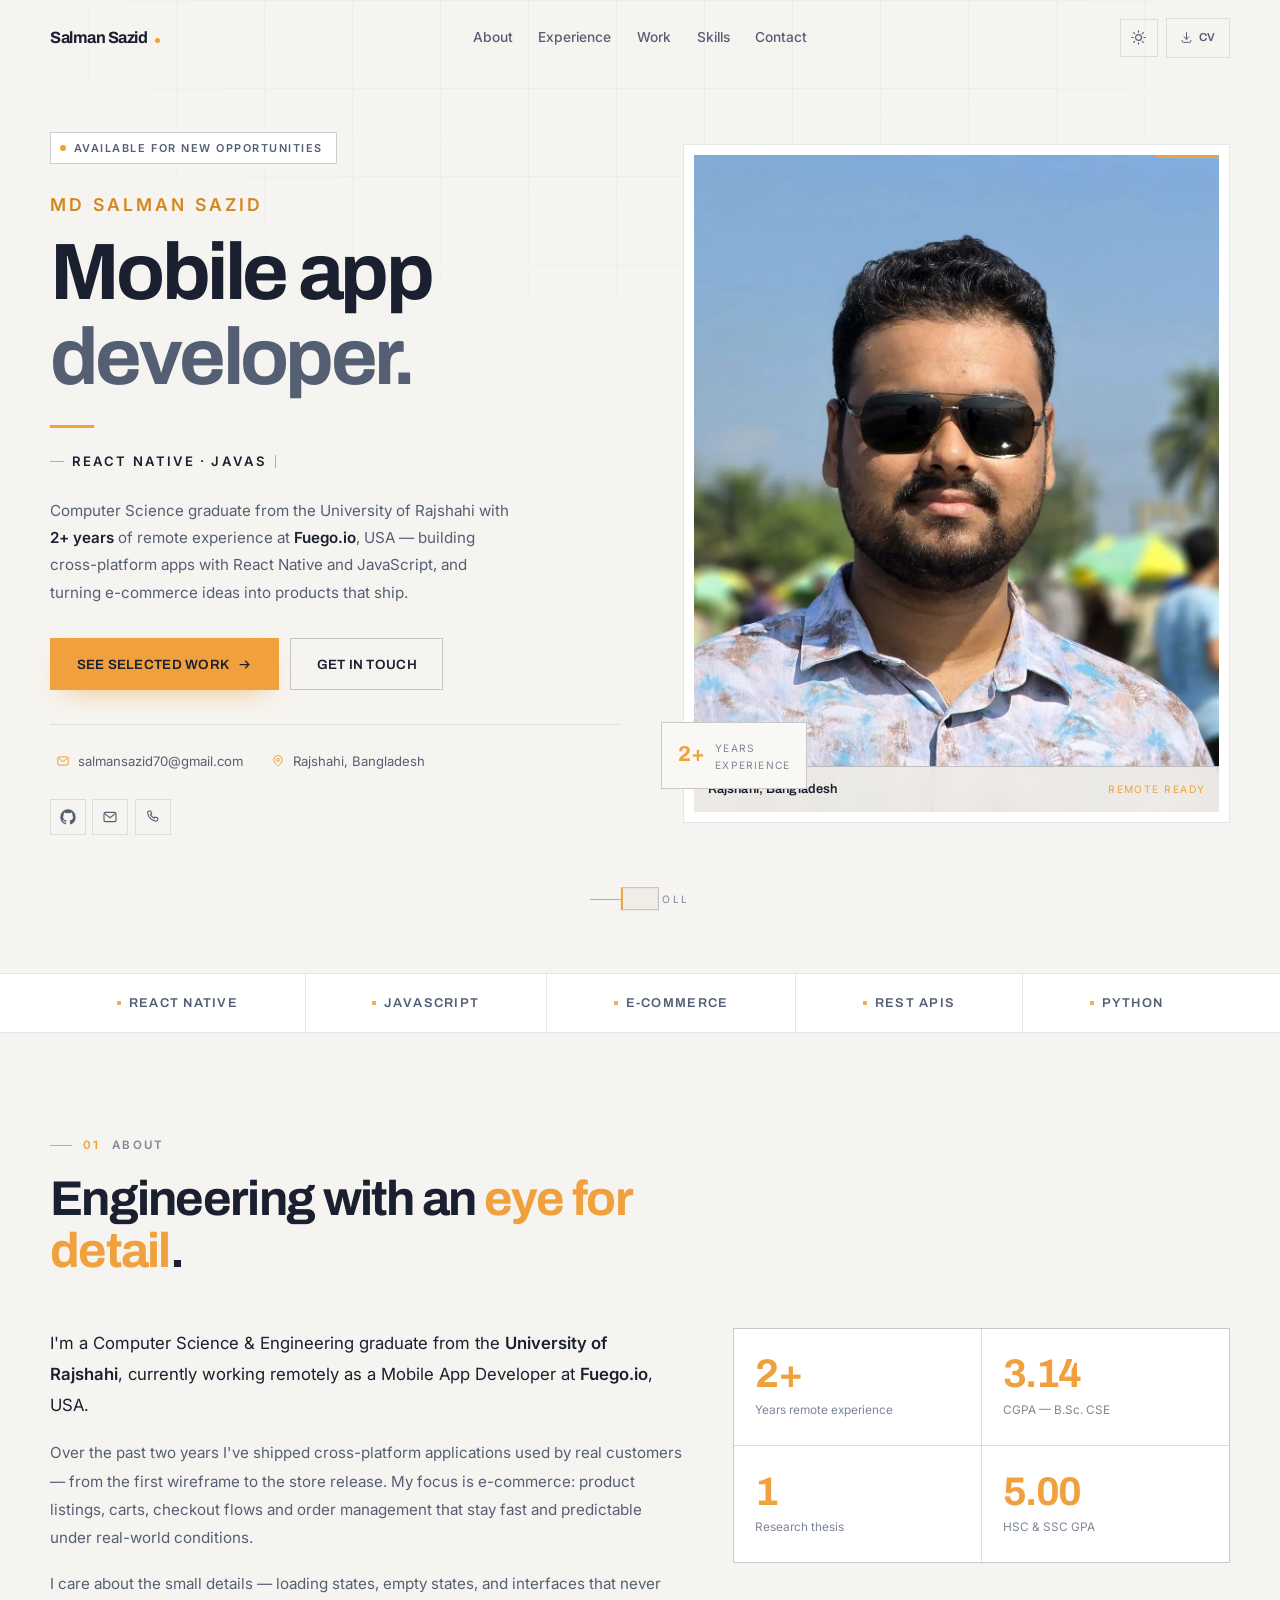
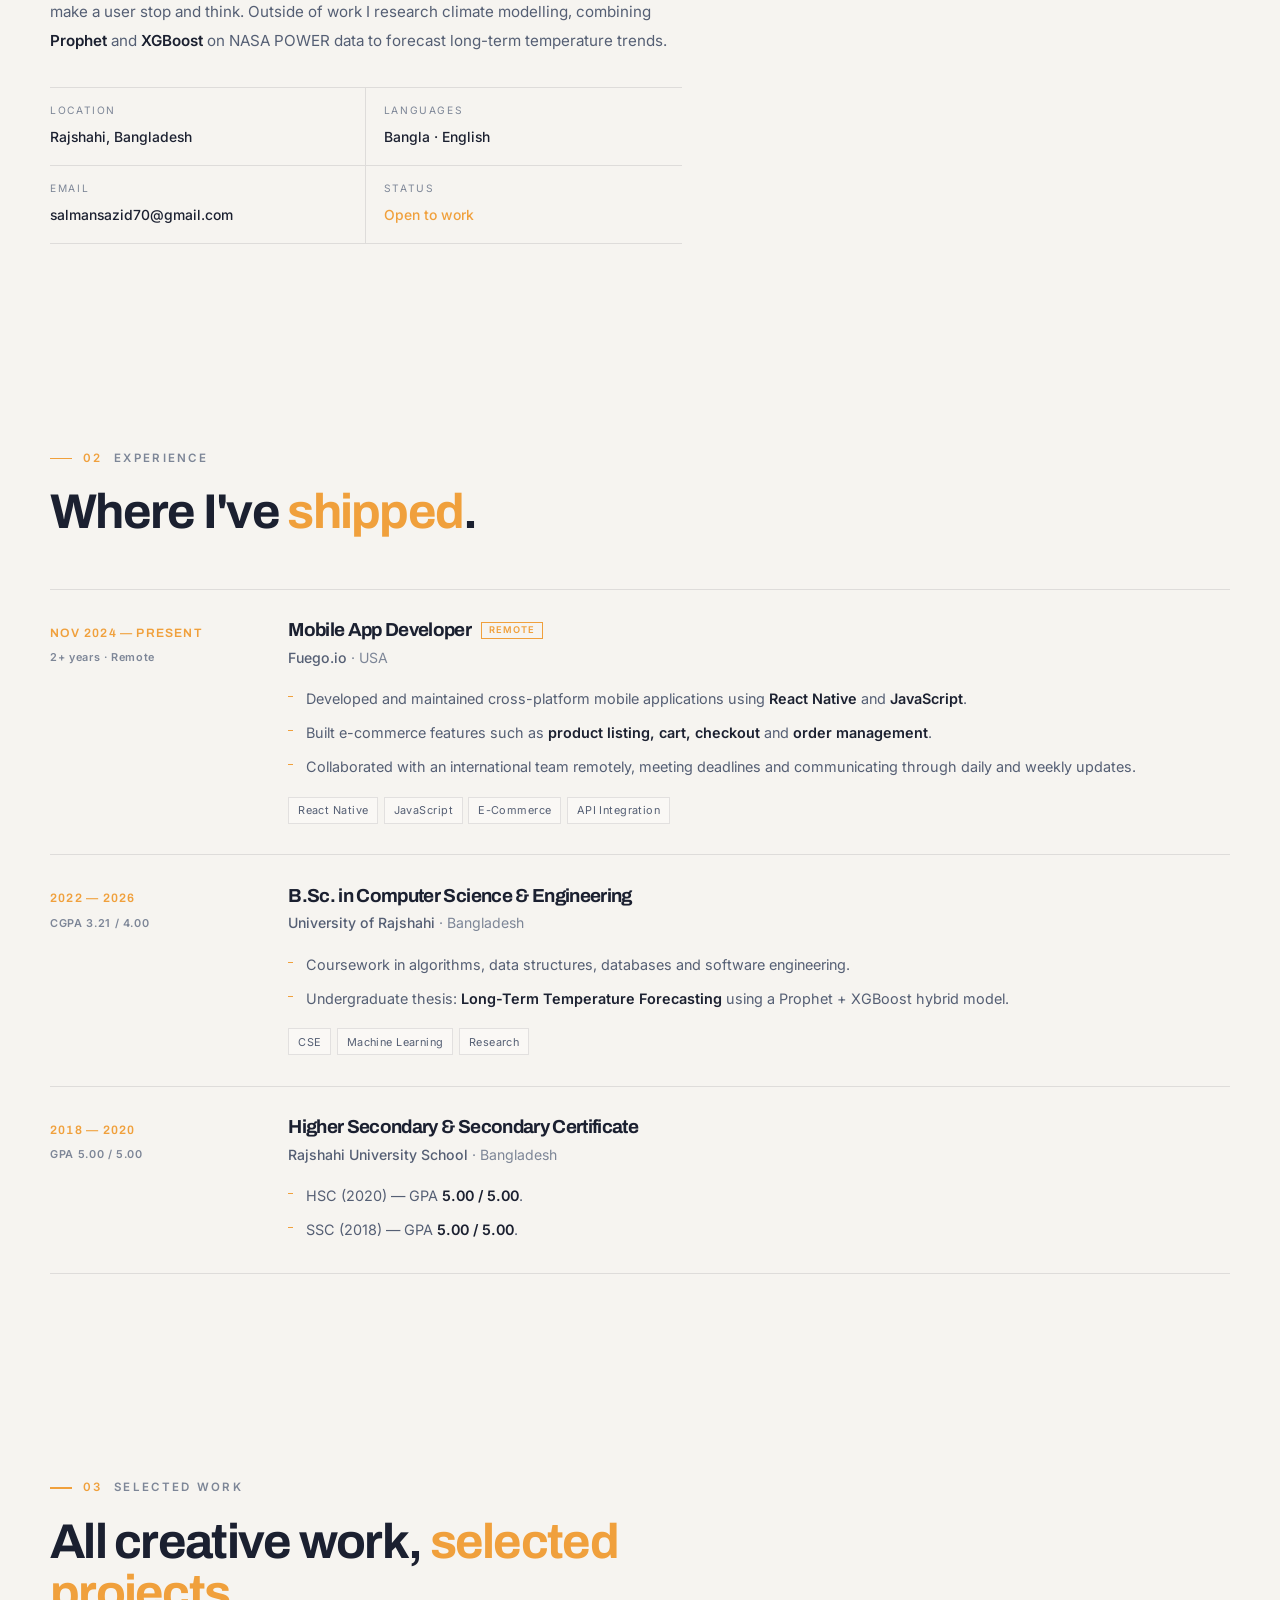
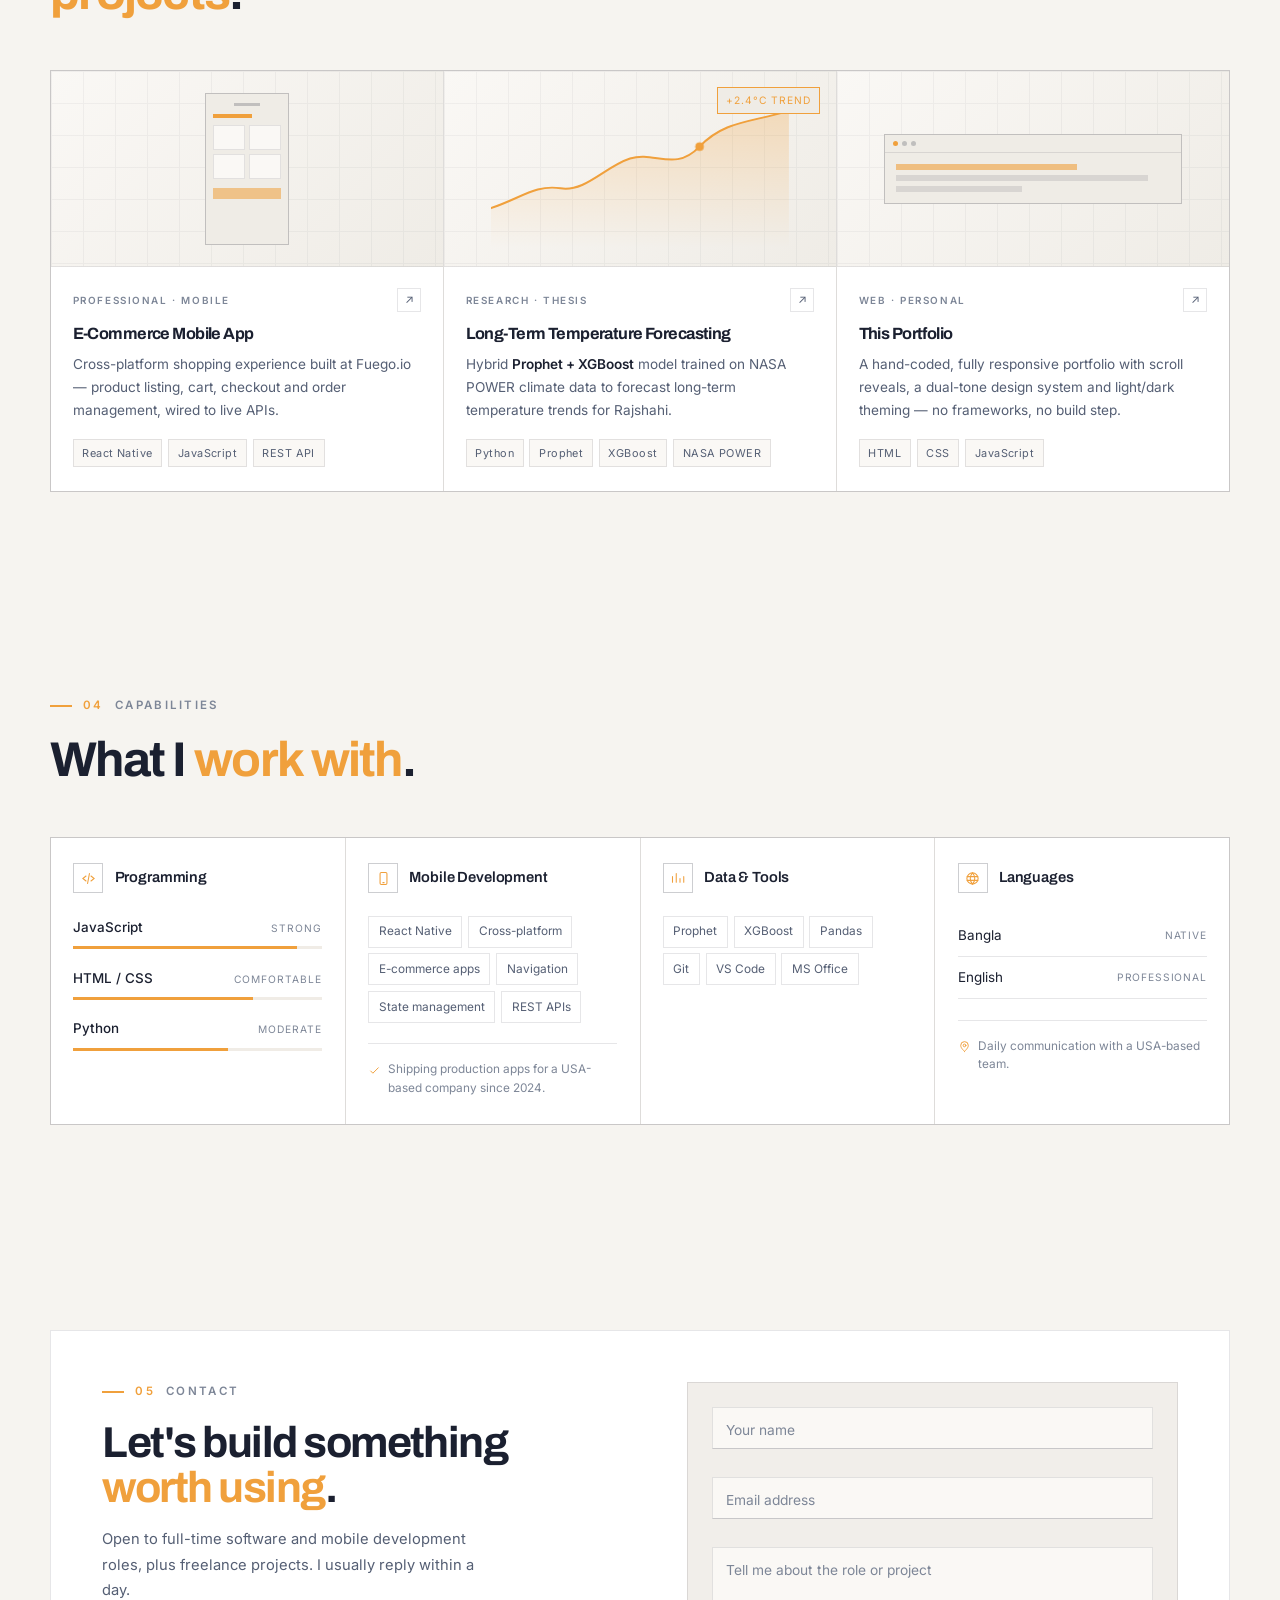
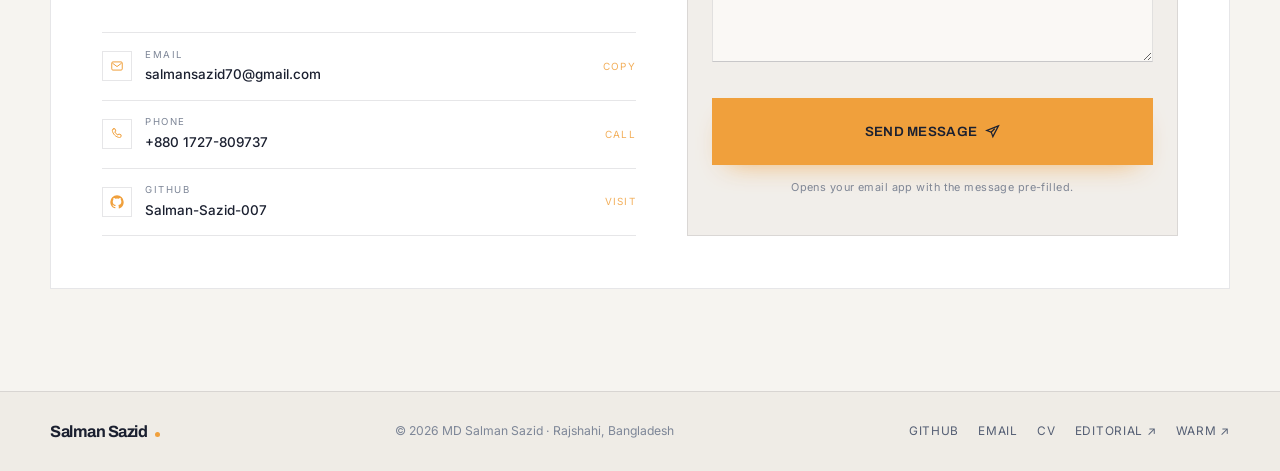
<file: index.html>
<!DOCTYPE html>
<html lang="en" data-theme="dark">
<head>
<meta charset="UTF-8" />
<meta name="viewport" content="width=device-width, initial-scale=1.0" />
<title>MD Salman Sazid — Mobile App Developer</title>
<meta name="description" content="Portfolio of MD Salman Sazid — Mobile App Developer specialising in React Native, JavaScript and e-commerce apps. B.Sc. CSE, University of Rajshahi." />
<meta name="author" content="MD Salman Sazid" />
<meta name="theme-color" content="#1b2030" />
<meta property="og:title" content="MD Salman Sazid — Mobile App Developer" />
<meta property="og:description" content="React Native · JavaScript · E-commerce apps. 2+ years building cross-platform mobile experiences." />
<meta property="og:type" content="website" />
<meta property="og:image" content="https://salman-sazid-007.github.io/portfolio/assets/img/portrait.jpg" />
<meta name="twitter:card" content="summary_large_image" />
<meta name="robots" content="index, follow" />
<link rel="canonical" href="https://salman-sazid-007.github.io/portfolio/" />
<link rel="icon" href="data:image/svg+xml,%3Csvg xmlns='http://www.w3.org/2000/svg' viewBox='0 0 100 100'%3E%3Crect width='100' height='100' rx='6' fill='%231b2030'/%3E%3Crect x='20' y='48' width='42' height='7' fill='%23f0a03c'/%3E%3C/svg%3E" />
<link rel="preconnect" href="https://fonts.googleapis.com" />
<link rel="preconnect" href="https://fonts.gstatic.com" crossorigin />
<link href="https://fonts.googleapis.com/css2?family=Archivo:wght@500;600;700;800&family=Inter:wght@300;400;500;600&display=swap" rel="stylesheet" />
<link rel="stylesheet" href="assets/css/style.css" />
</head>
<body>

<noscript>
  <style>
    .preloader { display: none !important; }
    [data-reveal] { opacity: 1 !important; transform: none !important; }
    .stat-num { display: none; }
  </style>
</noscript>

<!-- ===== Preloader ===== -->
<div class="preloader" id="preloader">
  <div class="preloader-inner">
    <div class="preloader-mark">Salman Sazid</div>
    <div class="preloader-bar"><span></span></div>
    <p class="preloader-text">Loading</p>
  </div>
</div>

<div class="bg-layer" aria-hidden="true"><div class="grid-lines"></div></div>
<div class="scroll-progress" id="scrollProgress" aria-hidden="true"></div>

<!-- ===== Navigation ===== -->
<header class="nav-wrap">
  <nav class="nav container" aria-label="Main navigation">
    <!-- Wordmark only: the name appears exactly once, no monogram doubling -->
    <a href="#home" class="brand" aria-label="Salman Sazid — home">
      Salman Sazid
      <span class="brand-dot" aria-hidden="true"></span>
    </a>

    <ul class="nav-links" id="navLinks">
      <li><a href="#about" class="nav-link">About</a></li>
      <li><a href="#experience" class="nav-link">Experience</a></li>
      <li><a href="#projects" class="nav-link">Work</a></li>
      <li><a href="#skills" class="nav-link">Skills</a></li>
      <li><a href="#contact" class="nav-link">Contact</a></li>
    </ul>

    <div class="nav-actions">
      <button class="icon-btn" id="themeToggle" aria-label="Toggle colour theme" title="Toggle theme">
        <svg class="ico-sun" viewBox="0 0 24 24" fill="none" stroke="currentColor" stroke-width="1.7" stroke-linecap="round"><circle cx="12" cy="12" r="4.2"/><path d="M12 2.5v2M12 19.5v2M2.5 12h2M19.5 12h2M5.2 5.2l1.4 1.4M17.4 17.4l1.4 1.4M18.8 5.2l-1.4 1.4M6.6 17.4l-1.4 1.4"/></svg>
        <svg class="ico-moon" viewBox="0 0 24 24" fill="none" stroke="currentColor" stroke-width="1.7" stroke-linecap="round"><path d="M20.5 14.6A8.6 8.6 0 1 1 9.4 3.5a7 7 0 0 0 11.1 11.1Z"/></svg>
      </button>
      <a href="assets/files/Md-Salman-Sazid-CV.pdf" class="btn btn-ghost btn-cv" download>
        <svg viewBox="0 0 24 24" fill="none" stroke="currentColor" stroke-width="1.8" stroke-linecap="round"><path d="M12 3v12m0 0 4.5-4.5M12 15l-4.5-4.5M4 17.5V19a2 2 0 0 0 2 2h12a2 2 0 0 0 2-2v-1.5"/></svg>
        CV
      </a>
      <button class="burger" id="burger" aria-label="Open menu" aria-expanded="false" aria-controls="navLinks">
        <span></span><span></span><span></span>
      </button>
    </div>
  </nav>
</header>

<main>
<!-- ===== Hero ===== -->
<section class="hero section" id="home">
  <div class="container hero-grid">
    <div class="hero-copy">
      <p class="pill" data-reveal>
        <span class="pulse-dot"></span> Available for new opportunities
      </p>

      <p class="hero-name" data-reveal data-delay="40">MD Salman Sazid</p>

      <h1 class="hero-title" data-reveal data-delay="80">
        <span>Mobile app</span>
        <span class="muted">developer.</span>
      </h1>

      <div class="title-rule" data-reveal data-delay="120"></div>

      <p class="hero-role" data-reveal data-delay="160">
        <span class="sep" aria-hidden="true"></span>
        <span id="typewriter" class="type-text" aria-live="polite"></span><span class="caret" aria-hidden="true"></span>
      </p>

      <p class="hero-desc" data-reveal data-delay="200">
        Computer Science graduate from the University of Rajshahi with <strong>2+ years</strong> of
        remote experience at <strong>Fuego.io</strong>, USA — building cross-platform apps with
        React Native and JavaScript, and turning e-commerce ideas into products that ship.
      </p>

      <div class="hero-cta" data-reveal data-delay="240">
        <a href="#projects" class="btn btn-primary magnetic">
          See selected work
          <svg viewBox="0 0 24 24" fill="none" stroke="currentColor" stroke-width="2" stroke-linecap="round"><path d="M5 12h14m-5.5-5.5L19 12l-5.5 5.5"/></svg>
        </a>
        <a href="#contact" class="btn btn-outline magnetic">Get in touch</a>
      </div>

      <div class="hero-meta" data-reveal data-delay="280">
        <button class="meta-item copy-mail" data-mail="salmansazid70@gmail.com" title="Click to copy email">
          <svg viewBox="0 0 24 24" fill="none" stroke="currentColor" stroke-width="1.7"><rect x="3" y="5" width="18" height="14" rx="2"/><path d="m4 7 8 6 8-6"/></svg>
          <span>salmansazid70@gmail.com</span>
        </button>
        <span class="meta-item">
          <svg viewBox="0 0 24 24" fill="none" stroke="currentColor" stroke-width="1.7"><path d="M12 21s7-5.6 7-11a7 7 0 1 0-14 0c0 5.4 7 11 7 11Z"/><circle cx="12" cy="10" r="2.5"/></svg>
          <span>Rajshahi, Bangladesh</span>
        </span>
      </div>

      <div class="socials" data-reveal data-delay="320">
        <a href="https://github.com/Salman-Sazid-007" target="_blank" rel="noopener" aria-label="GitHub" class="social-btn">
          <svg viewBox="0 0 24 24" fill="currentColor"><path d="M12 .5A11.5 11.5 0 0 0 .5 12a11.5 11.5 0 0 0 7.86 10.92c.58.1.79-.25.79-.56v-2c-3.2.7-3.88-1.37-3.88-1.37-.53-1.34-1.3-1.7-1.3-1.7-1.06-.72.08-.71.08-.71 1.17.09 1.79 1.2 1.79 1.2 1.04 1.79 2.73 1.27 3.4.97.1-.76.4-1.28.74-1.57-2.56-.29-5.25-1.28-5.25-5.72 0-1.27.45-2.3 1.19-3.11-.12-.29-.52-1.47.11-3.06 0 0 .97-.31 3.18 1.19a11 11 0 0 1 5.79 0c2.2-1.5 3.17-1.19 3.17-1.19.63 1.59.24 2.77.12 3.06.74.81 1.19 1.84 1.19 3.11 0 4.45-2.7 5.43-5.27 5.71.42.36.78 1.07.78 2.16v3.2c0 .31.21.67.8.56A11.5 11.5 0 0 0 23.5 12A11.5 11.5 0 0 0 12 .5Z"/></svg>
        </a>
        <a href="mailto:salmansazid70@gmail.com" aria-label="Email" class="social-btn">
          <svg viewBox="0 0 24 24" fill="none" stroke="currentColor" stroke-width="1.7"><rect x="3" y="5" width="18" height="14" rx="2"/><path d="m4 7 8 6 8-6"/></svg>
        </a>
        <a href="tel:+8801727809737" aria-label="Phone" class="social-btn">
          <svg viewBox="0 0 24 24" fill="none" stroke="currentColor" stroke-width="1.7" stroke-linecap="round"><path d="M6.5 3h2l1.6 4-2 1.3a12.5 12.5 0 0 0 5.6 5.6l1.3-2 4 1.6v2A2.5 2.5 0 0 1 16.4 18C10.1 17.5 4.5 11.9 4 5.6A2.5 2.5 0 0 1 6.5 3Z"/></svg>
        </a>
      </div>
    </div>

    <!-- Portrait: the identity, replacing the old SS monogram -->
    <div class="hero-visual" data-reveal data-delay="180">
      <div class="portrait-frame">
        <picture>
          <source srcset="assets/img/portrait.webp" type="image/webp" />
          <img src="assets/img/portrait.jpg" alt="MD Salman Sazid" class="portrait-img"
               width="1100" height="1375" fetchpriority="high" decoding="async" />
        </picture>
        <div class="portrait-tag">
          <b>Rajshahi, Bangladesh</b>
          <span>Remote ready</span>
        </div>
      </div>
      <div class="float-card">
        <b data-count="2" data-suffix="+">0</b>
        <small>Years<br />experience</small>
      </div>
    </div>
  </div>

  <a href="#about" class="scroll-cue" aria-label="Scroll to about">
    <span class="line" aria-hidden="true"></span>
    <span>Scroll</span>
  </a>
</section>

<!-- ===== Tools strip ===== -->
<div class="tools-strip">
  <ul class="tools-inner container">
    <li>React Native</li>
    <li>JavaScript</li>
    <li>E-Commerce</li>
    <li>REST APIs</li>
    <li>Python</li>
  </ul>
</div>

<!-- ===== About ===== -->
<section class="section" id="about">
  <div class="container">
    <div class="section-head">
      <p class="eyebrow" data-reveal><b>01</b> About</p>
      <h2 class="section-title" data-reveal>Engineering with an <em>eye for detail</em>.</h2>
    </div>

    <div class="about-grid">
      <div class="about-text" data-reveal>
        <p>
          I'm a Computer Science &amp; Engineering graduate from the <strong>University of Rajshahi</strong>,
          currently working remotely as a Mobile App Developer at <strong>Fuego.io</strong>, USA.
        </p>
        <p>
          Over the past two years I've shipped cross-platform applications used by real customers — from
          the first wireframe to the store release. My focus is e-commerce: product listings, carts,
          checkout flows and order management that stay fast and predictable under real-world conditions.
        </p>
        <p>
          I care about the small details — loading states, empty states, and interfaces that never make a
          user stop and think. Outside of work I research climate modelling, combining
          <strong>Prophet</strong> and <strong>XGBoost</strong> on NASA POWER data to forecast long-term
          temperature trends.
        </p>

        <div class="info-grid">
          <div class="info-item"><span>Location</span><b>Rajshahi, Bangladesh</b></div>
          <div class="info-item"><span>Languages</span><b>Bangla · English</b></div>
          <div class="info-item"><span>Email</span><b><a href="mailto:salmansazid70@gmail.com">salmansazid70@gmail.com</a></b></div>
          <div class="info-item"><span>Status</span><b class="ok">Open to work</b></div>
        </div>
      </div>

      <div class="stats-row" data-reveal data-delay="100">
        <article class="stat-card">
          <b class="stat-num" data-count="2" data-suffix="+">0</b>
          <span>Years remote experience</span>
        </article>
        <article class="stat-card">
          <b class="stat-num" data-count="3.21" data-decimals="2">0</b>
          <span>CGPA — B.Sc. CSE</span>
        </article>
        <article class="stat-card">
          <b class="stat-num" data-count="1">0</b>
          <span>Research thesis</span>
        </article>
        <article class="stat-card">
          <b class="stat-num" data-count="5" data-suffix=".00">0</b>
          <span>HSC &amp; SSC GPA</span>
        </article>
      </div>
    </div>
  </div>
</section>

<!-- ===== Experience ===== -->
<section class="section" id="experience">
  <div class="container">
    <div class="section-head">
      <p class="eyebrow" data-reveal><b>02</b> Experience</p>
      <h2 class="section-title" data-reveal>Where I've <em>shipped</em>.</h2>
    </div>

    <div class="timeline">
      <article class="timeline-item" data-reveal>
        <div class="tl-period">
          Nov 2024 — Present
          <em>2+ years · Remote</em>
        </div>
        <div class="tl-main">
          <h3>Mobile App Developer <span class="badge-remote">Remote</span></h3>
          <p class="company">Fuego.io <span>· USA</span></p>
          <ul class="bullets">
            <li>Developed and maintained cross-platform mobile applications using <strong>React Native</strong> and <strong>JavaScript</strong>.</li>
            <li>Built e-commerce features such as <strong>product listing, cart, checkout</strong> and <strong>order management</strong>.</li>
            <li>Collaborated with an international team remotely, meeting deadlines and communicating through daily and weekly updates.</li>
          </ul>
          <div class="tag-row">
            <span class="tag">React Native</span><span class="tag">JavaScript</span><span class="tag">E-Commerce</span><span class="tag">API Integration</span>
          </div>
        </div>
      </article>

      <article class="timeline-item" data-reveal data-delay="80">
        <div class="tl-period">
          2022 — 2026
          <em>CGPA 3.21 / 4.00</em>
        </div>
        <div class="tl-main">
          <h3>B.Sc. in Computer Science &amp; Engineering</h3>
          <p class="company">University of Rajshahi <span>· Bangladesh</span></p>
          <ul class="bullets">
            <li>Coursework in algorithms, data structures, databases and software engineering.</li>
            <li>Undergraduate thesis: <strong>Long-Term Temperature Forecasting</strong> using a Prophet + XGBoost hybrid model.</li>
          </ul>
          <div class="tag-row">
            <span class="tag">CSE</span><span class="tag">Machine Learning</span><span class="tag">Research</span>
          </div>
        </div>
      </article>

      <article class="timeline-item" data-reveal data-delay="160">
        <div class="tl-period">
          2018 — 2020
          <em>GPA 5.00 / 5.00</em>
        </div>
        <div class="tl-main">
          <h3>Higher Secondary &amp; Secondary Certificate</h3>
          <p class="company">Rajshahi University School <span>· Bangladesh</span></p>
          <ul class="bullets">
            <li>HSC (2020) — GPA <strong>5.00 / 5.00</strong>.</li>
            <li>SSC (2018) — GPA <strong>5.00 / 5.00</strong>.</li>
          </ul>
        </div>
      </article>
    </div>
  </div>
</section>

<!-- ===== Work ===== -->
<section class="section" id="projects">
  <div class="container">
    <div class="section-head">
      <p class="eyebrow" data-reveal><b>03</b> Selected work</p>
      <h2 class="section-title" data-reveal>All creative work, <em>selected projects</em>.</h2>
    </div>

    <div class="project-grid">
      <article class="project-card" data-cat="mobile" data-reveal>
        <div class="project-visual">
          <div class="phone">
            <div class="phone-notch"></div>
            <div class="phone-screen">
              <span class="ph-bar"></span>
              <div class="ph-grid"><span></span><span></span><span></span><span></span></div>
              <span class="ph-btn"></span>
            </div>
          </div>
        </div>
        <div class="project-body">
          <div class="project-top">
            <span class="project-kind">Professional · Mobile</span>
            <span class="project-arrow">↗</span>
          </div>
          <h3>E-Commerce Mobile App</h3>
          <p>Cross-platform shopping experience built at Fuego.io — product listing, cart, checkout and order management, wired to live APIs.</p>
          <div class="tag-row">
            <span class="tag">React Native</span><span class="tag">JavaScript</span><span class="tag">REST API</span>
          </div>
        </div>
      </article>

      <article class="project-card" data-cat="research" data-reveal data-delay="80">
        <div class="project-visual">
          <span class="chart-label">+2.4°C trend</span>
          <svg viewBox="0 0 300 160" class="chart-svg" aria-hidden="true">
            <defs>
              <linearGradient id="chartFill" x1="0" y1="0" x2="0" y2="1">
                <stop offset="0%" stop-color="#f0a03c" stop-opacity=".28"/>
                <stop offset="100%" stop-color="#f0a03c" stop-opacity="0"/>
              </linearGradient>
            </defs>
            <path class="chart-area" d="M0 120 C30 110 45 96 70 100 S115 78 140 70 S185 84 210 58 S260 34 300 22 L300 160 L0 160 Z" fill="url(#chartFill)"/>
            <path class="chart-line" d="M0 120 C30 110 45 96 70 100 S115 78 140 70 S185 84 210 58 S260 34 300 22" fill="none" stroke-width="2" stroke-linecap="round"/>
            <circle class="chart-dot" cx="210" cy="58" r="4" fill="#f0a03c"/>
          </svg>
        </div>
        <div class="project-body">
          <div class="project-top">
            <span class="project-kind">Research · Thesis</span>
            <span class="project-arrow">↗</span>
          </div>
          <h3>Long-Term Temperature Forecasting</h3>
          <p>Hybrid <strong>Prophet + XGBoost</strong> model trained on NASA POWER climate data to forecast long-term temperature trends for Rajshahi.</p>
          <div class="tag-row">
            <span class="tag">Python</span><span class="tag">Prophet</span><span class="tag">XGBoost</span><span class="tag">NASA POWER</span>
          </div>
        </div>
      </article>

      <article class="project-card" data-cat="web" data-reveal data-delay="160">
        <div class="project-visual">
          <div class="browser">
            <div class="browser-bar"><span></span><span></span><span></span></div>
            <div class="browser-body">
              <div class="bl b1"></div>
              <div class="bl b2"></div>
              <div class="bl b3"></div>
            </div>
          </div>
        </div>
        <div class="project-body">
          <div class="project-top">
            <span class="project-kind">Web · Personal</span>
            <span class="project-arrow">↗</span>
          </div>
          <h3>This Portfolio</h3>
          <p>A hand-coded, fully responsive portfolio with scroll reveals, a dual-tone design system and light/dark theming — no frameworks, no build step.</p>
          <div class="tag-row">
            <span class="tag">HTML</span><span class="tag">CSS</span><span class="tag">JavaScript</span>
          </div>
        </div>
      </article>
    </div>
  </div>
</section>

<!-- ===== Skills ===== -->
<section class="section" id="skills">
  <div class="container">
    <div class="section-head">
      <p class="eyebrow" data-reveal><b>04</b> Capabilities</p>
      <h2 class="section-title" data-reveal>What I <em>work with</em>.</h2>
    </div>

    <div class="skills-grid">
      <div class="skill-panel" data-reveal>
        <div class="panel-head">
          <span class="panel-icon">
            <svg viewBox="0 0 24 24" fill="none" stroke="currentColor" stroke-width="1.7" stroke-linecap="round"><path d="m8 8-5 4 5 4M16 8l5 4-5 4M13.5 4l-3 16"/></svg>
          </span>
          <h3>Programming</h3>
        </div>
        <div class="skill-bars">
          <div class="skill-bar" data-level="90">
            <div class="sb-top"><span>JavaScript</span><em>Strong</em></div>
            <div class="sb-track"><span class="sb-fill"></span></div>
          </div>
          <div class="skill-bar" data-level="72">
            <div class="sb-top"><span>HTML / CSS</span><em>Comfortable</em></div>
            <div class="sb-track"><span class="sb-fill"></span></div>
          </div>
          <div class="skill-bar" data-level="62">
            <div class="sb-top"><span>Python</span><em>Moderate</em></div>
            <div class="sb-track"><span class="sb-fill"></span></div>
          </div>
        </div>
      </div>

      <div class="skill-panel" data-reveal data-delay="80">
        <div class="panel-head">
          <span class="panel-icon">
            <svg viewBox="0 0 24 24" fill="none" stroke="currentColor" stroke-width="1.7" stroke-linecap="round"><rect x="6.5" y="2.5" width="11" height="19" rx="2"/><path d="M11 18.6h2"/></svg>
          </span>
          <h3>Mobile Development</h3>
        </div>
        <div class="chip-set">
          <span class="chip">React Native</span>
          <span class="chip">Cross-platform</span>
          <span class="chip">E-commerce apps</span>
          <span class="chip">Navigation</span>
          <span class="chip">State management</span>
          <span class="chip">REST APIs</span>
        </div>
        <div class="panel-note">
          <svg viewBox="0 0 24 24" fill="none" stroke="currentColor" stroke-width="1.8" stroke-linecap="round"><path d="m5 13 4 4L19 7"/></svg>
          Shipping production apps for a USA-based company since 2024.
        </div>
      </div>

      <div class="skill-panel" data-reveal data-delay="160">
        <div class="panel-head">
          <span class="panel-icon">
            <svg viewBox="0 0 24 24" fill="none" stroke="currentColor" stroke-width="1.7" stroke-linecap="round"><path d="M4 18V9M10 18V4M16 18v-6M22 18v-9"/></svg>
          </span>
          <h3>Data &amp; Tools</h3>
        </div>
        <div class="chip-set">
          <span class="chip">Prophet</span>
          <span class="chip">XGBoost</span>
          <span class="chip">Pandas</span>
          <span class="chip">Git</span>
          <span class="chip">VS Code</span>
          <span class="chip">MS Office</span>
        </div>
      </div>

      <div class="skill-panel" data-reveal data-delay="240">
        <div class="panel-head">
          <span class="panel-icon">
            <svg viewBox="0 0 24 24" fill="none" stroke="currentColor" stroke-width="1.7" stroke-linecap="round"><circle cx="12" cy="12" r="9"/><path d="M3.5 9h17M3.5 15h17M12 3c2.4 2.5 3.6 5.5 3.6 9s-1.2 6.5-3.6 9c-2.4-2.5-3.6-5.5-3.6-9S9.6 5.5 12 3Z"/></svg>
          </span>
          <h3>Languages</h3>
        </div>
        <div class="lang-row"><span>Bangla</span><span class="lang-level">Native</span></div>
        <div class="lang-row"><span>English</span><span class="lang-level">Professional</span></div>
        <div class="panel-note">
          <svg viewBox="0 0 24 24" fill="none" stroke="currentColor" stroke-width="1.8" stroke-linecap="round"><path d="M12 21s7-5.6 7-11a7 7 0 1 0-14 0c0 5.4 7 11 7 11Z"/><circle cx="12" cy="10" r="2.5"/></svg>
          Daily communication with a USA-based team.
        </div>
      </div>
    </div>
  </div>
</section>

<!-- ===== Contact ===== -->
<section class="section" id="contact">
  <div class="container">
    <div class="contact-wrap" data-reveal>
      <div class="contact-grid">
        <div class="contact-copy">
          <p class="eyebrow"><b>05</b> Contact</p>
          <h2 class="contact-title">Let's build something <em>worth using</em>.</h2>
          <p class="contact-sub">
            Open to full-time software and mobile development roles, plus freelance projects.
            I usually reply within a day.
          </p>

          <div class="contact-cards">
            <button class="contact-card copy-mail" data-mail="salmansazid70@gmail.com">
              <span class="cc-icon">
                <svg viewBox="0 0 24 24" fill="none" stroke="currentColor" stroke-width="1.7"><rect x="3" y="5" width="18" height="14" rx="2"/><path d="m4 7 8 6 8-6"/></svg>
              </span>
              <span class="cc-text"><em>Email</em><b>salmansazid70@gmail.com</b></span>
              <span class="cc-action">Copy</span>
            </button>
            <a class="contact-card" href="tel:+8801727809737">
              <span class="cc-icon">
                <svg viewBox="0 0 24 24" fill="none" stroke="currentColor" stroke-width="1.7" stroke-linecap="round"><path d="M6.5 3h2l1.6 4-2 1.3a12.5 12.5 0 0 0 5.6 5.6l1.3-2 4 1.6v2A2.5 2.5 0 0 1 16.4 18C10.1 17.5 4.5 11.9 4 5.6A2.5 2.5 0 0 1 6.5 3Z"/></svg>
              </span>
              <span class="cc-text"><em>Phone</em><b>+880 1727-809737</b></span>
              <span class="cc-action">Call</span>
            </a>
            <a class="contact-card" href="https://github.com/Salman-Sazid-007" target="_blank" rel="noopener">
              <span class="cc-icon">
                <svg viewBox="0 0 24 24" fill="currentColor"><path d="M12 .5A11.5 11.5 0 0 0 .5 12a11.5 11.5 0 0 0 7.86 10.92c.58.1.79-.25.79-.56v-2c-3.2.7-3.88-1.37-3.88-1.37-.53-1.34-1.3-1.7-1.3-1.7-1.06-.72.08-.71.08-.71 1.17.09 1.79 1.2 1.79 1.2 1.04 1.79 2.73 1.27 3.4.97.1-.76.4-1.28.74-1.57-2.56-.29-5.25-1.28-5.25-5.72 0-1.27.45-2.3 1.19-3.11-.12-.29-.52-1.47.11-3.06 0 0 .97-.31 3.18 1.19a11 11 0 0 1 5.79 0c2.2-1.5 3.17-1.19 3.17-1.19.63 1.59.24 2.77.12 3.06.74.81 1.19 1.84 1.19 3.11 0 4.45-2.7 5.43-5.27 5.71.42.36.78 1.07.78 2.16v3.2c0 .31.21.67.8.56A11.5 11.5 0 0 0 23.5 12A11.5 11.5 0 0 0 12 .5Z"/></svg>
              </span>
              <span class="cc-text"><em>GitHub</em><b>Salman-Sazid-007</b></span>
              <span class="cc-action">Visit</span>
            </a>
          </div>
        </div>

        <form class="contact-form" id="contactForm" novalidate>
          <div class="field">
            <input type="text" id="name" name="name" placeholder=" " required autocomplete="name" />
            <label for="name">Your name</label>
          </div>
          <div class="field">
            <input type="email" id="email" name="email" placeholder=" " required autocomplete="email" />
            <label for="email">Email address</label>
          </div>
          <div class="field">
            <textarea id="message" name="message" rows="4" placeholder=" " required></textarea>
            <label for="message">Tell me about the role or project</label>
          </div>
          <button type="submit" class="btn btn-primary btn-full magnetic">
            Send message
            <svg viewBox="0 0 24 24" fill="none" stroke="currentColor" stroke-width="2" stroke-linecap="round"><path d="M21.5 3 2.8 10.4l7.2 2.6 2.6 7.2L21.5 3Z"/><path d="M10 13 15 8"/></svg>
          </button>
          <p class="form-note">Opens your email app with the message pre-filled.</p>
        </form>
      </div>
    </div>
  </div>
</section>
</main>

<footer class="footer">
  <div class="container footer-inner">
    <a href="#home" class="brand">Salman Sazid <span class="brand-dot" aria-hidden="true"></span></a>
    <p class="footer-note">© <span id="year">2026</span> MD Salman Sazid · Rajshahi, Bangladesh</p>
    <div class="footer-links">
      <a href="https://github.com/Salman-Sazid-007" target="_blank" rel="noopener">GitHub</a>
      <a href="mailto:salmansazid70@gmail.com">Email</a>
      <a href="assets/files/Md-Salman-Sazid-CV.pdf" download>CV</a>
      <a href="editorial/" title="Editorial edition">Editorial ↗</a>
      <a href="warm/" title="Warm edition">Warm ↗</a>
    </div>
  </div>
</footer>

<button class="to-top" id="toTop" aria-label="Back to top">
  <svg viewBox="0 0 24 24" fill="none" stroke="currentColor" stroke-width="2" stroke-linecap="round"><path d="M12 19V5m0 0-6 6m6-6 6 6"/></svg>
</button>

<div class="toast" id="toast" role="status" aria-live="polite"></div>

<script src="assets/js/main.js"></script>
</body>
</html>
</file>
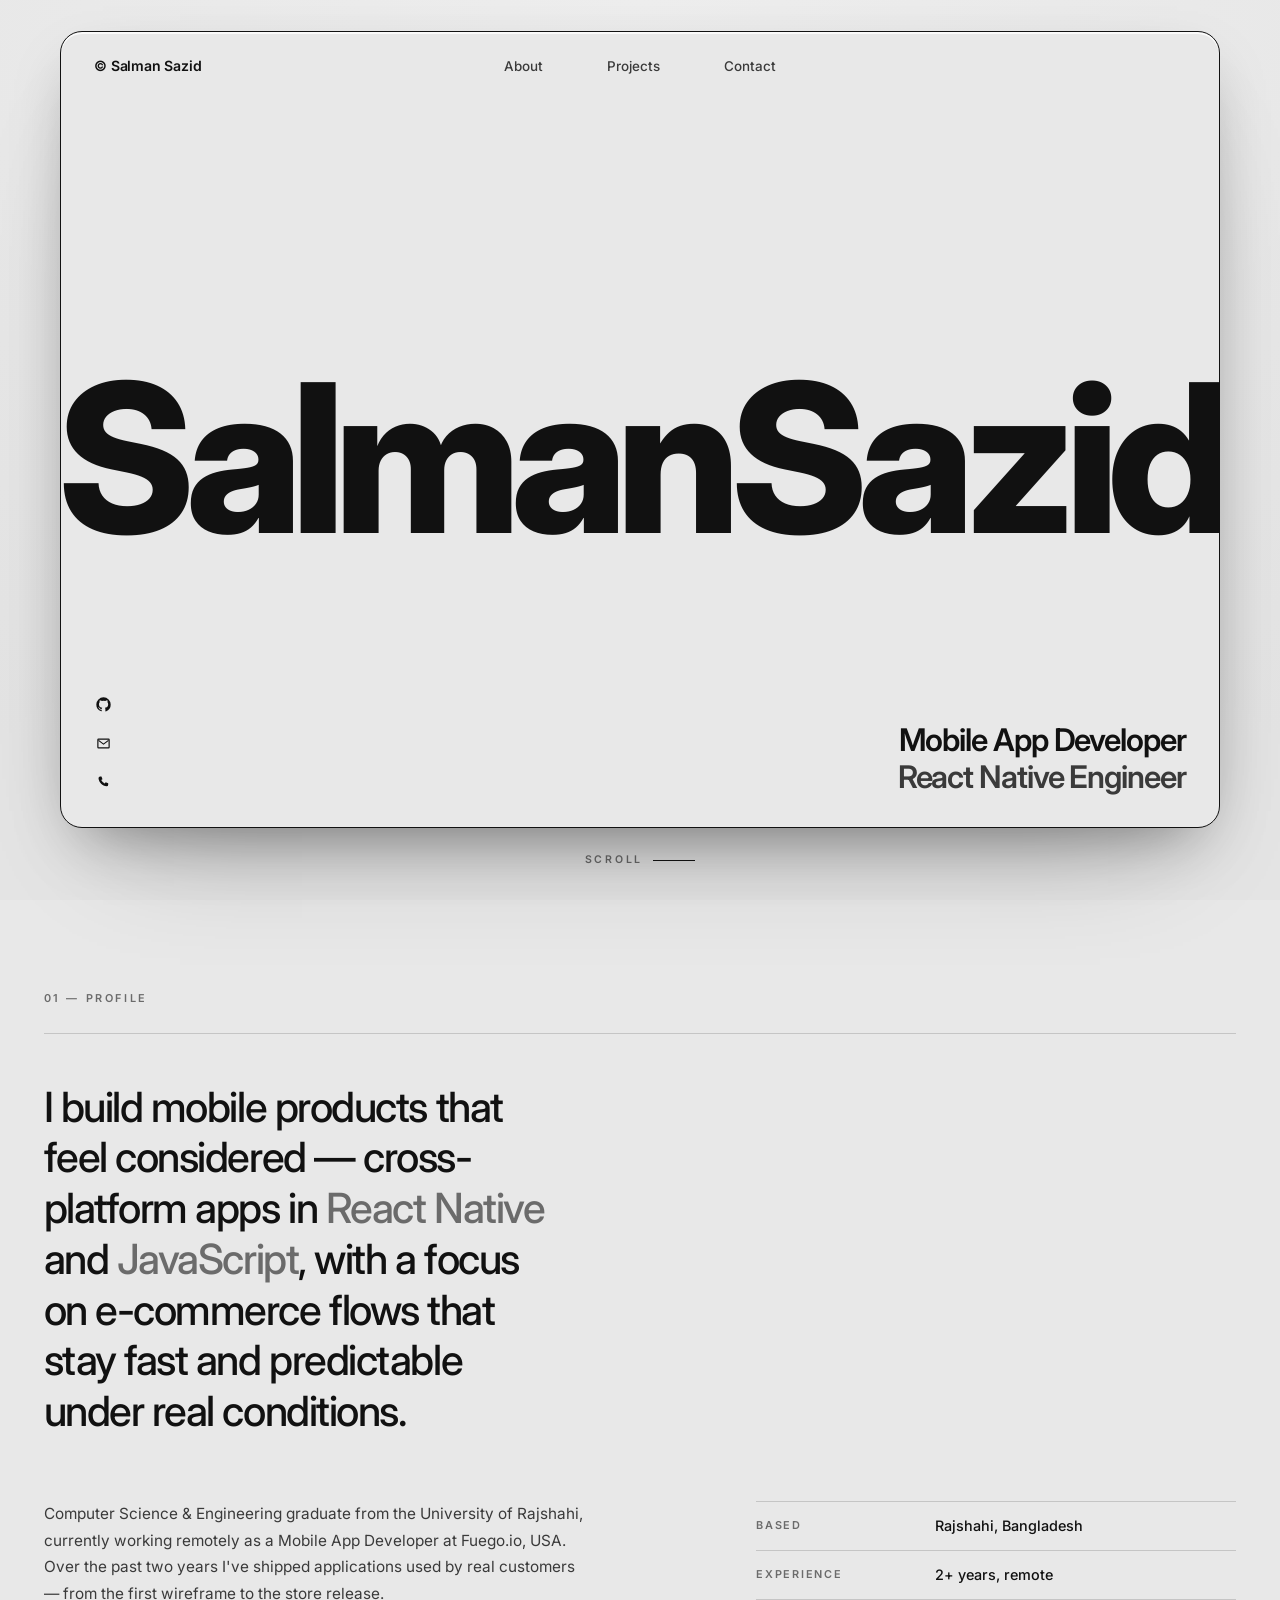
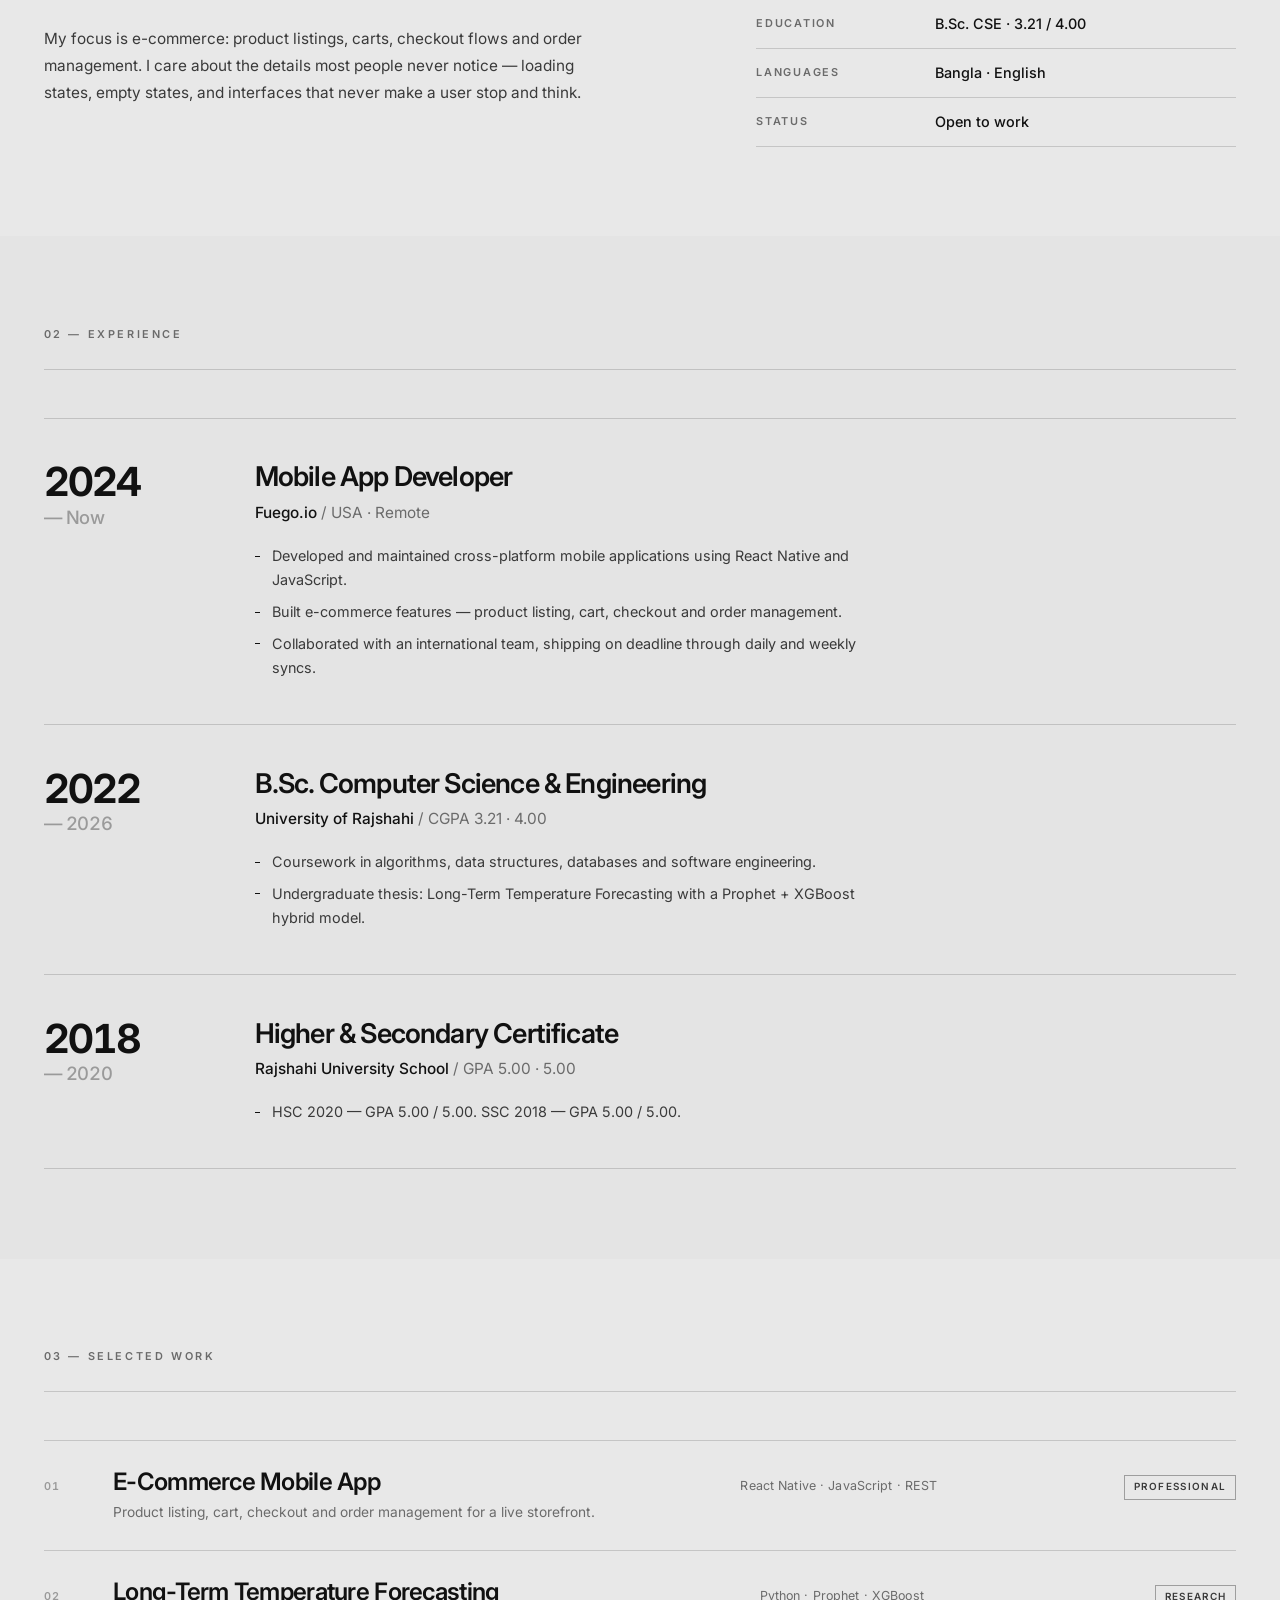
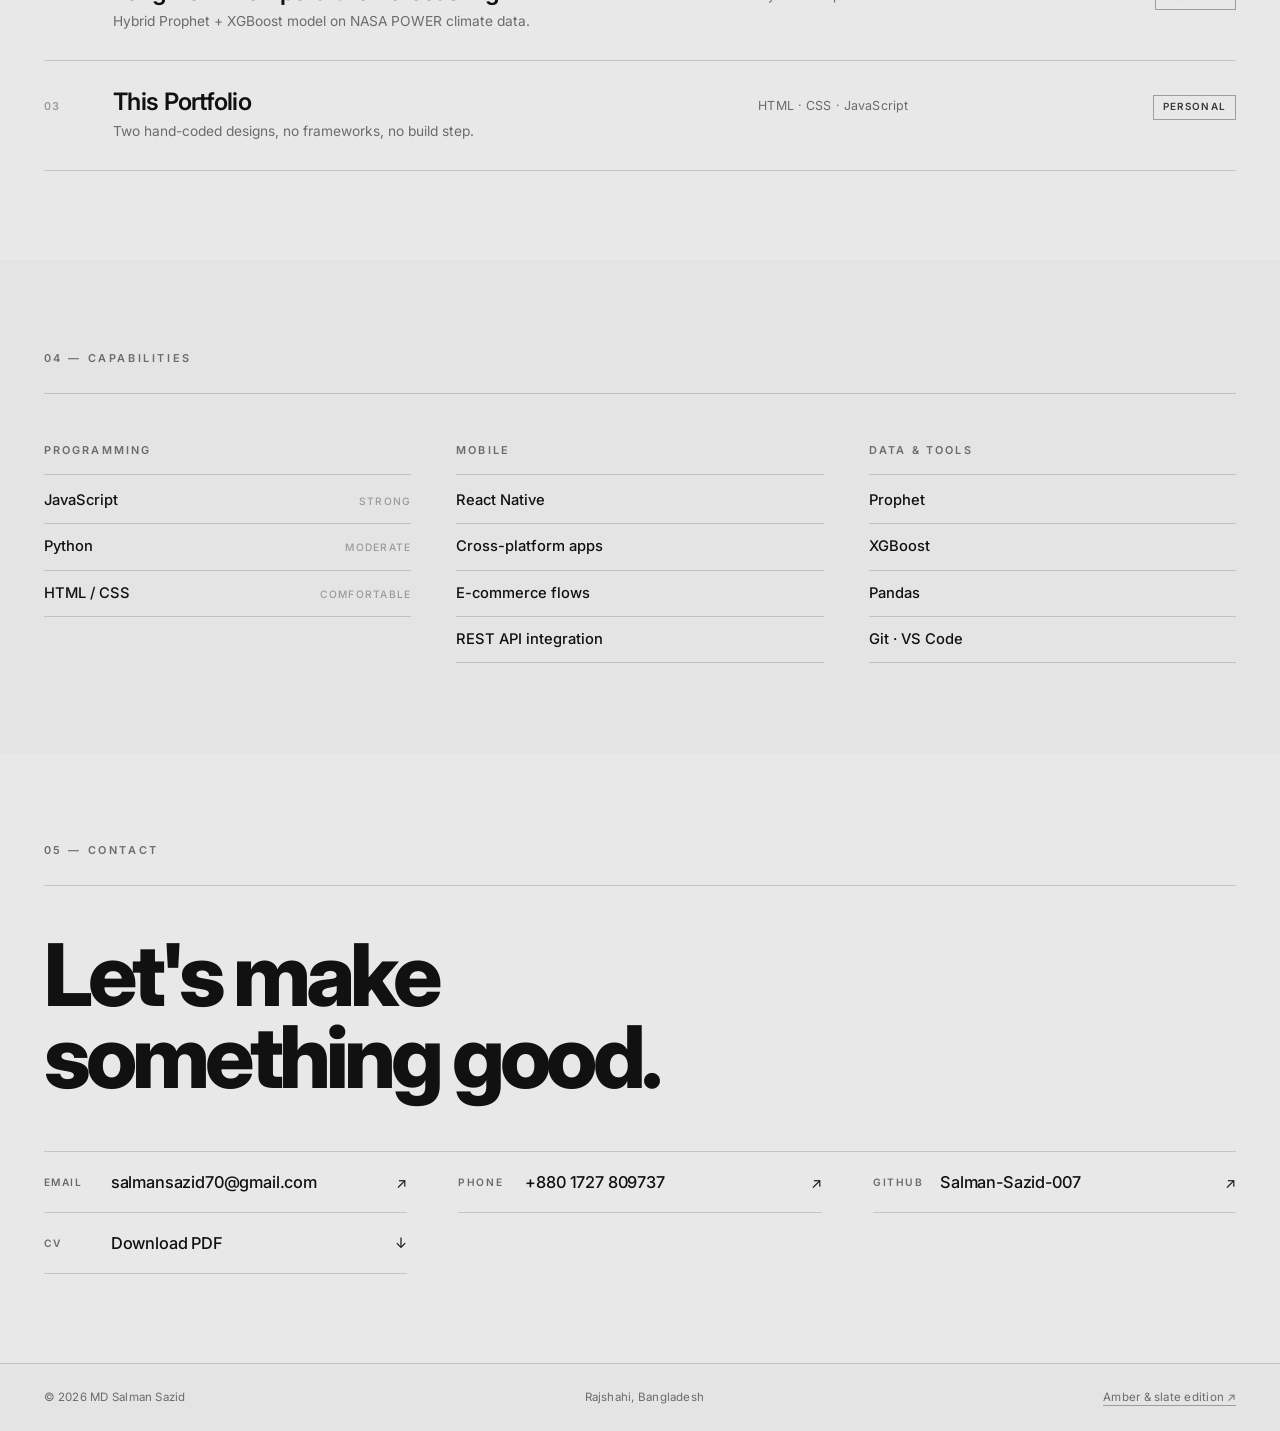
<file: editorial/index.html>
<!DOCTYPE html>
<html lang="en">
<head>
<meta charset="UTF-8" />
<meta name="viewport" content="width=device-width, initial-scale=1.0" />
<title>Salman Sazid — Mobile App Developer</title>
<meta name="description" content="Editorial portfolio of MD Salman Sazid — Mobile App Developer working in React Native and JavaScript. Based in Rajshahi, Bangladesh." />
<meta name="theme-color" content="#e8e8e8" />
<meta name="robots" content="index, follow" />
<meta property="og:title" content="Salman Sazid — Mobile App Developer" />
<meta property="og:description" content="React Native · JavaScript. Editorial portfolio." />
<meta property="og:type" content="website" />
<meta property="og:image" content="https://salman-sazid-007.github.io/portfolio/editorial/assets/img/salman-cutout-grey.png" />
<link rel="canonical" href="https://salman-sazid-007.github.io/portfolio/editorial/" />
<link rel="icon" href="data:image/svg+xml,%3Csvg xmlns='http://www.w3.org/2000/svg' viewBox='0 0 100 100'%3E%3Crect width='100' height='100' fill='%23e8e8e8'/%3E%3Ccircle cx='50' cy='50' r='9' fill='%23111'/%3E%3C/svg%3E" />
<link rel="preconnect" href="https://fonts.googleapis.com" />
<link rel="preconnect" href="https://fonts.gstatic.com" crossorigin />
<link href="https://fonts.googleapis.com/css2?family=Inter:wght@400;500;600;700;800;900&display=swap" rel="stylesheet" />
<link rel="stylesheet" href="assets/css/editorial.css" />
</head>
<body>

<a class="skip" href="#main">Skip to content</a>

<!-- ============ HERO POSTER ============ -->
<header class="poster" id="top">
  <div class="bezel">

    <!-- split nav -->
    <nav class="topbar" aria-label="Main navigation">
      <a href="#top" class="wordmark">&copy; Salman Sazid</a>
      <ul class="nav-set">
        <li><a href="#about">About</a></li>
        <li><a href="#work">Projects</a></li>
        <li><a href="#contact">Contact</a></li>
      </ul>
    </nav>

    <!-- the signature composition: name behind, portrait in front -->
    <div class="stage">
      <h1 class="big-name" aria-label="Salman Sazid">
        <span aria-hidden="true">Salman</span>
        <span aria-hidden="true">Sazid</span>
      </h1>

      <div class="subject">
        <picture>
          <source media="(max-width: 620px)" srcset="assets/img/salman-cutout-grey-sm.webp" type="image/webp" />
          <source srcset="assets/img/salman-cutout-grey.webp" type="image/webp" />
          <img src="assets/img/salman-cutout-grey.png"
               alt="Portrait of MD Salman Sazid"
               width="900" height="1260"
               fetchpriority="high" decoding="async" />
        </picture>
      </div>

      <!-- vertical social column, bottom-left -->
      <ul class="social-rail">
        <li>
          <a href="https://github.com/Salman-Sazid-007" target="_blank" rel="noopener" aria-label="GitHub">
            <svg viewBox="0 0 24 24" fill="currentColor"><path d="M12 .5A11.5 11.5 0 0 0 .5 12a11.5 11.5 0 0 0 7.86 10.92c.58.1.79-.25.79-.56v-2c-3.2.7-3.88-1.37-3.88-1.37-.53-1.34-1.3-1.7-1.3-1.7-1.06-.72.08-.71.08-.71 1.17.09 1.79 1.2 1.79 1.2 1.04 1.79 2.73 1.27 3.4.97.1-.76.4-1.28.74-1.57-2.56-.29-5.25-1.28-5.25-5.72 0-1.27.45-2.3 1.19-3.11-.12-.29-.52-1.47.11-3.06 0 0 .97-.31 3.18 1.19a11 11 0 0 1 5.79 0c2.2-1.5 3.17-1.19 3.17-1.19.63 1.59.24 2.77.12 3.06.74.81 1.19 1.84 1.19 3.11 0 4.45-2.7 5.43-5.27 5.71.42.36.78 1.07.78 2.16v3.2c0 .31.21.67.8.56A11.5 11.5 0 0 0 23.5 12A11.5 11.5 0 0 0 12 .5Z"/></svg>
          </a>
        </li>
        <li>
          <a href="mailto:salmansazid70@gmail.com" aria-label="Email">
            <svg viewBox="0 0 24 24" fill="none" stroke="currentColor" stroke-width="1.9"><rect x="3" y="5" width="18" height="14" rx="1"/><path d="m4 7 8 6 8-6"/></svg>
          </a>
        </li>
        <li>
          <a href="tel:+8801727809737" aria-label="Phone">
            <svg viewBox="0 0 24 24" fill="currentColor"><path d="M6.6 2.5h2.1l1.7 4.1-2.1 1.4a12.8 12.8 0 0 0 5.7 5.7l1.4-2.1 4.1 1.7v2.1A2.6 2.6 0 0 1 16.9 18C10.4 17.5 4.5 11.6 4 5.1A2.6 2.6 0 0 1 6.6 2.5Z"/></svg>
          </a>
        </li>
      </ul>

      <!-- stacked roles, bottom-right -->
      <div class="roles">
        <p>Mobile App Developer</p>
        <p>React&nbsp;Native Engineer</p>
      </div>
    </div>

  </div>

  <p class="scroll-hint" aria-hidden="true">
    <span>Scroll</span>
    <span class="rule"></span>
  </p>
</header>

<main id="main">

  <!-- ============ STATEMENT ============ -->
  <section class="statement" id="about">
    <div class="wrap">
      <p class="label">01 — Profile</p>
      <p class="lede">
        I build mobile products that feel considered — cross-platform apps in
        <em>React&nbsp;Native</em> and <em>JavaScript</em>, with a focus on
        e-commerce flows that stay fast and predictable under real conditions.
      </p>

      <div class="statement-grid">
        <div class="col">
          <p>
            Computer Science &amp; Engineering graduate from the University of Rajshahi,
            currently working remotely as a Mobile App Developer at Fuego.io, USA.
            Over the past two years I've shipped applications used by real customers —
            from the first wireframe to the store release.
          </p>
          <p>
            My focus is e-commerce: product listings, carts, checkout flows and order
            management. I care about the details most people never notice — loading
            states, empty states, and interfaces that never make a user stop and think.
          </p>
        </div>

        <dl class="facts">
          <div><dt>Based</dt><dd>Rajshahi, Bangladesh</dd></div>
          <div><dt>Experience</dt><dd>2+ years, remote</dd></div>
          <div><dt>Education</dt><dd>B.Sc. CSE · 3.21 / 4.00</dd></div>
          <div><dt>Languages</dt><dd>Bangla · English</dd></div>
          <div><dt>Status</dt><dd>Open to work</dd></div>
        </dl>
      </div>
    </div>
  </section>

  <!-- ============ EXPERIENCE ============ -->
  <section class="entries" id="experience">
    <div class="wrap">
      <p class="label">02 — Experience</p>

      <article class="entry">
        <div class="entry-year">
          <span>2024</span>
          <span class="to">— Now</span>
        </div>
        <div class="entry-body">
          <h2>Mobile App Developer</h2>
          <p class="org">Fuego.io <span>/ USA · Remote</span></p>
          <ul>
            <li>Developed and maintained cross-platform mobile applications using React Native and JavaScript.</li>
            <li>Built e-commerce features — product listing, cart, checkout and order management.</li>
            <li>Collaborated with an international team, shipping on deadline through daily and weekly syncs.</li>
          </ul>
        </div>
      </article>

      <article class="entry">
        <div class="entry-year">
          <span>2022</span>
          <span class="to">— 2026</span>
        </div>
        <div class="entry-body">
          <h2>B.Sc. Computer Science &amp; Engineering</h2>
          <p class="org">University of Rajshahi <span>/ CGPA 3.21 · 4.00</span></p>
          <ul>
            <li>Coursework in algorithms, data structures, databases and software engineering.</li>
            <li>Undergraduate thesis: Long-Term Temperature Forecasting with a Prophet + XGBoost hybrid model.</li>
          </ul>
        </div>
      </article>

      <article class="entry">
        <div class="entry-year">
          <span>2018</span>
          <span class="to">— 2020</span>
        </div>
        <div class="entry-body">
          <h2>Higher &amp; Secondary Certificate</h2>
          <p class="org">Rajshahi University School <span>/ GPA 5.00 · 5.00</span></p>
          <ul>
            <li>HSC 2020 — GPA 5.00 / 5.00. SSC 2018 — GPA 5.00 / 5.00.</li>
          </ul>
        </div>
      </article>
    </div>
  </section>

  <!-- ============ WORK ============ -->
  <section class="work" id="work">
    <div class="wrap">
      <p class="label">03 — Selected work</p>

      <ul class="work-list">
        <li class="work-row">
          <span class="work-no">01</span>
          <div class="work-title">
            <h2>E-Commerce Mobile App</h2>
            <p>Product listing, cart, checkout and order management for a live storefront.</p>
          </div>
          <p class="work-meta">React Native · JavaScript · REST</p>
          <span class="work-tag">Professional</span>
        </li>
        <li class="work-row">
          <span class="work-no">02</span>
          <div class="work-title">
            <h2>Long-Term Temperature Forecasting</h2>
            <p>Hybrid Prophet + XGBoost model on NASA POWER climate data.</p>
          </div>
          <p class="work-meta">Python · Prophet · XGBoost</p>
          <span class="work-tag">Research</span>
        </li>
        <li class="work-row">
          <span class="work-no">03</span>
          <div class="work-title">
            <h2>This Portfolio</h2>
            <p>Two hand-coded designs, no frameworks, no build step.</p>
          </div>
          <p class="work-meta">HTML · CSS · JavaScript</p>
          <span class="work-tag">Personal</span>
        </li>
      </ul>
    </div>
  </section>

  <!-- ============ CAPABILITIES ============ -->
  <section class="capabilities" id="skills">
    <div class="wrap">
      <p class="label">04 — Capabilities</p>

      <div class="cap-grid">
        <div class="cap">
          <h2>Programming</h2>
          <ul>
            <li>JavaScript <span>Strong</span></li>
            <li>Python <span>Moderate</span></li>
            <li>HTML / CSS <span>Comfortable</span></li>
          </ul>
        </div>
        <div class="cap">
          <h2>Mobile</h2>
          <ul>
            <li>React Native</li>
            <li>Cross-platform apps</li>
            <li>E-commerce flows</li>
            <li>REST API integration</li>
          </ul>
        </div>
        <div class="cap">
          <h2>Data &amp; Tools</h2>
          <ul>
            <li>Prophet</li>
            <li>XGBoost</li>
            <li>Pandas</li>
            <li>Git · VS Code</li>
          </ul>
        </div>
      </div>
    </div>
  </section>

  <!-- ============ CONTACT ============ -->
  <section class="closing" id="contact">
    <div class="wrap">
      <p class="label">05 — Contact</p>

      <h2 class="closing-title">Let's make<br />something good.</h2>

      <div class="closing-grid">
        <a class="contact-line" href="mailto:salmansazid70@gmail.com">
          <span class="cl-label">Email</span>
          <span class="cl-value">salmansazid70@gmail.com</span>
          <span class="cl-arrow" aria-hidden="true">↗</span>
        </a>
        <a class="contact-line" href="tel:+8801727809737">
          <span class="cl-label">Phone</span>
          <span class="cl-value">+880 1727 809737</span>
          <span class="cl-arrow" aria-hidden="true">↗</span>
        </a>
        <a class="contact-line" href="https://github.com/Salman-Sazid-007" target="_blank" rel="noopener">
          <span class="cl-label">GitHub</span>
          <span class="cl-value">Salman-Sazid-007</span>
          <span class="cl-arrow" aria-hidden="true">↗</span>
        </a>
        <a class="contact-line" href="../assets/files/Md-Salman-Sazid-CV.pdf" download>
          <span class="cl-label">CV</span>
          <span class="cl-value">Download PDF</span>
          <span class="cl-arrow" aria-hidden="true">↓</span>
        </a>
      </div>
    </div>
  </section>
</main>

<footer class="foot">
  <div class="wrap foot-inner">
    <p>© <span id="year">2026</span> MD Salman Sazid</p>
    <p>Rajshahi, Bangladesh</p>
    <p><a href="../">Amber &amp; slate edition ↗</a></p>
  </div>
</footer>

<script src="assets/js/editorial.js"></script>
</body>
</html>
</file>
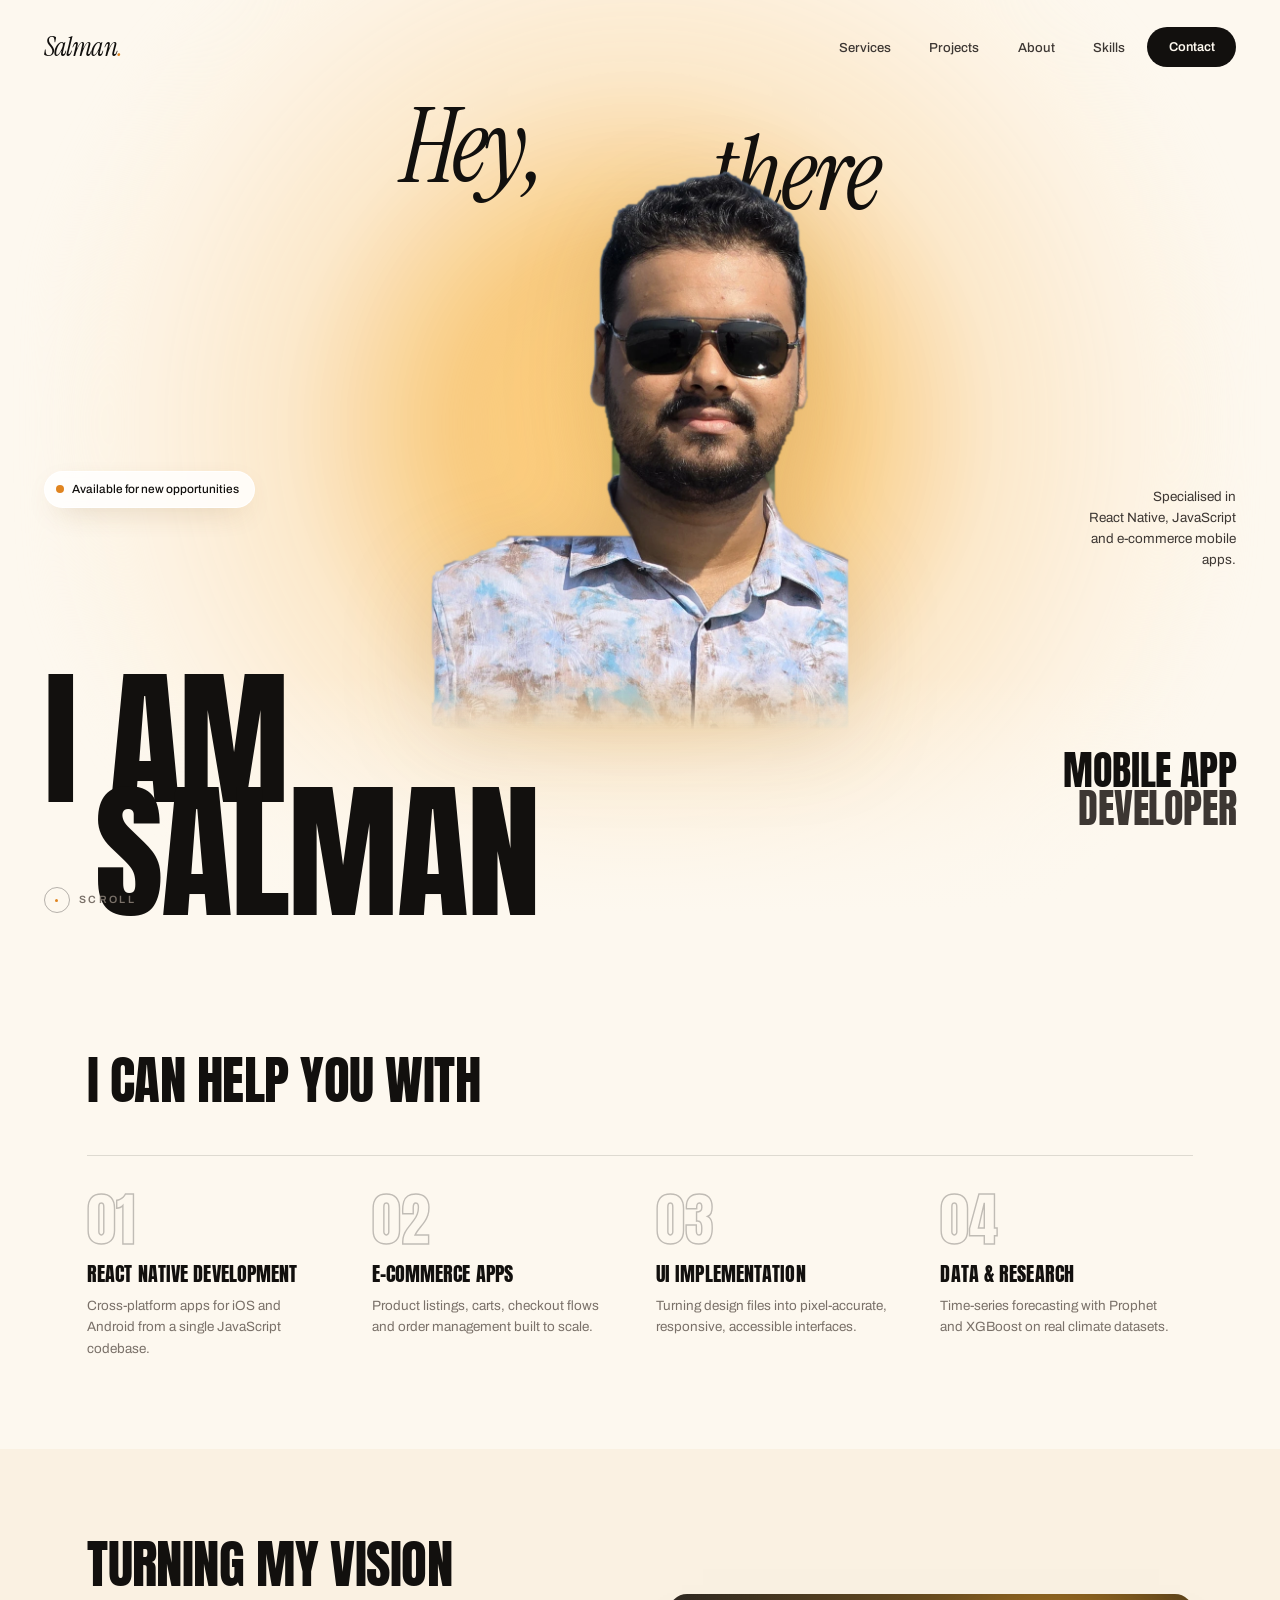
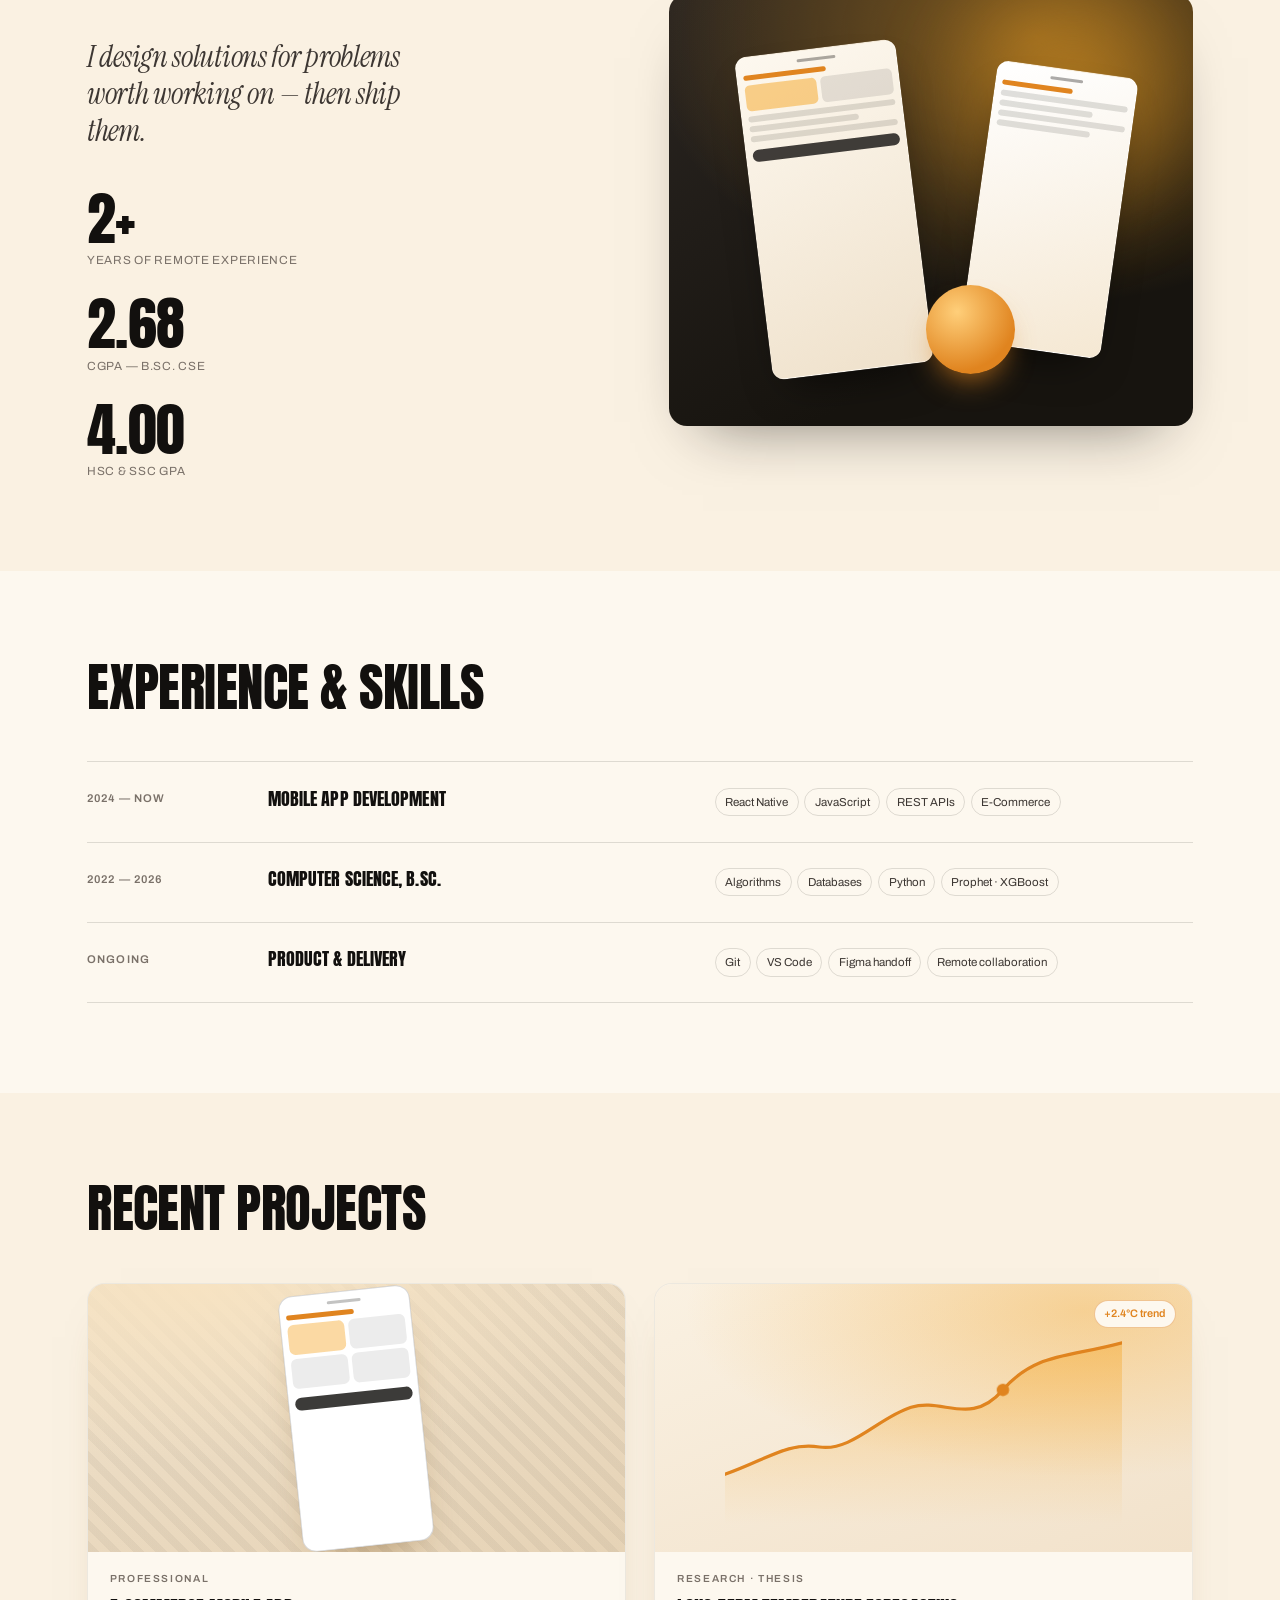
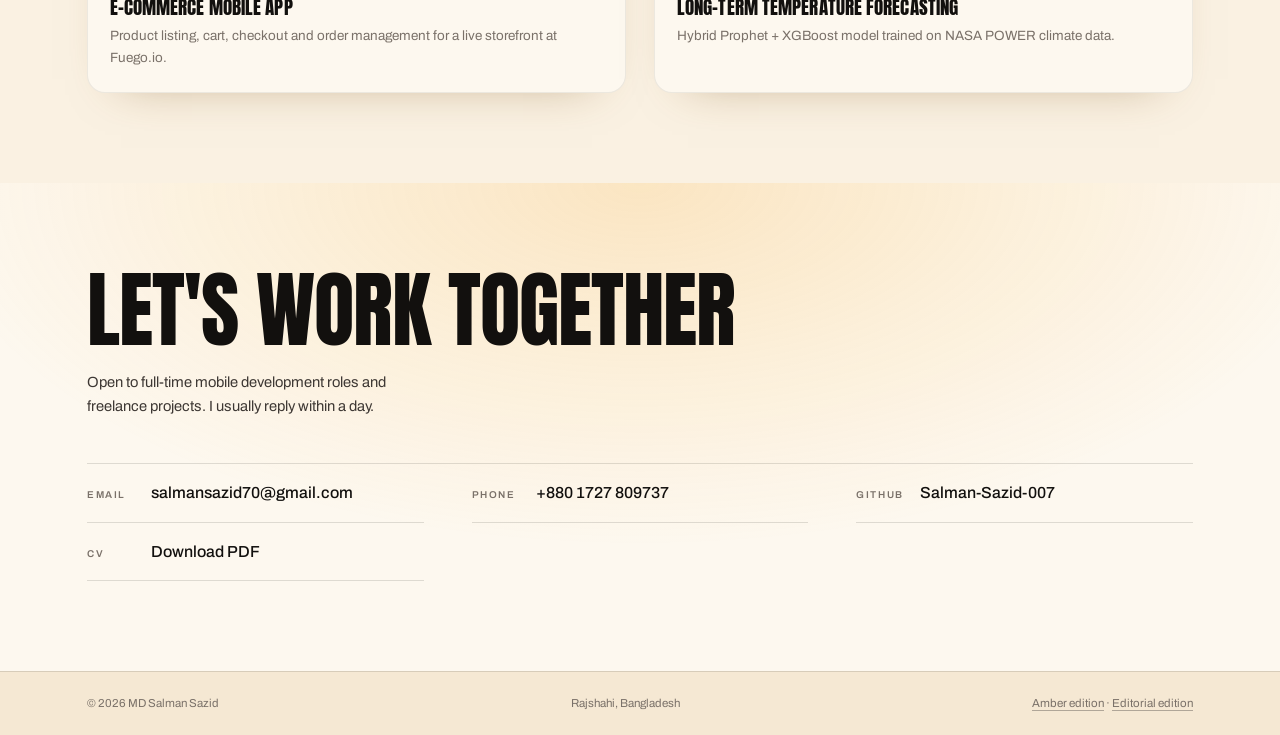
<file: warm/index.html>
<!DOCTYPE html>
<html lang="en">
<head>
<meta charset="UTF-8" />
<meta name="viewport" content="width=device-width, initial-scale=1.0" />
<title>Salman Sazid — Mobile App Developer</title>
<meta name="description" content="MD Salman Sazid — Mobile App Developer specialising in React Native, JavaScript and e-commerce apps. Based in Rajshahi, Bangladesh." />
<meta name="theme-color" content="#fdf8ef" />
<meta name="robots" content="index, follow" />
<meta property="og:title" content="Salman Sazid — Mobile App Developer" />
<meta property="og:description" content="React Native · JavaScript · E-commerce apps." />
<meta property="og:type" content="website" />
<meta property="og:image" content="https://salman-sazid-007.github.io/portfolio/warm/assets/img/salman-cutout.png" />
<link rel="canonical" href="https://salman-sazid-007.github.io/portfolio/warm/" />
<link rel="icon" href="data:image/svg+xml,%3Csvg xmlns='http://www.w3.org/2000/svg' viewBox='0 0 100 100'%3E%3Crect width='100' height='100' fill='%23fdf8ef'/%3E%3Ccircle cx='50' cy='50' r='13' fill='%23f5a524'/%3E%3C/svg%3E" />
<link rel="preconnect" href="https://fonts.googleapis.com" />
<link rel="preconnect" href="https://fonts.gstatic.com" crossorigin />
<link href="https://fonts.googleapis.com/css2?family=Anton&family=Archivo:wght@400;500;600;700&family=Instrument+Serif:ital@0;1&display=swap" rel="stylesheet" />
<link rel="stylesheet" href="assets/css/warm.css" />
</head>
<body>

<a class="skip" href="#main">Skip to content</a>

<!-- ================= HERO ================= -->
<header class="hero" id="top">
  <div class="halo" aria-hidden="true"></div>

  <nav class="nav" aria-label="Main navigation">
    <a href="#top" class="wordmark">Salman<span>.</span></a>
    <ul class="nav-links">
      <li><a href="#help">Services</a></li>
      <li><a href="#projects">Projects</a></li>
      <li><a href="#vision">About</a></li>
      <li><a href="#skills">Skills</a></li>
    </ul>
    <a href="#contact" class="nav-cta">Contact</a>
  </nav>

  <div class="hero-stage">

    <!-- headline split around the portrait -->
    <h1 class="hey" aria-label="Hey, there">
      <span class="hey-l" aria-hidden="true">Hey,</span>
      <span class="hey-r" aria-hidden="true">there</span>
    </h1>

    <figure class="hero-figure">
      <picture>
        <source media="(max-width: 620px)" srcset="assets/img/salman-cutout-sm.webp" type="image/webp" />
        <source srcset="assets/img/salman-cutout.webp" type="image/webp" />
        <img src="assets/img/salman-cutout.png" alt="MD Salman Sazid" width="860" height="1146" fetchpriority="high" decoding="async" />
      </picture>
    </figure>

    <p class="badge">
      <span class="dot" aria-hidden="true"></span>
      Available for new opportunities
    </p>

    <p class="intro">
      Specialised in React&nbsp;Native, JavaScript and e-commerce mobile apps.
    </p>

    <p class="iam">
      <span class="iam-l1">I AM</span>
      <span class="iam-l2">SALMAN</span>
    </p>

    <p class="role">
      <span>Mobile&nbsp;App</span>
      <span>Developer</span>
    </p>

    <a class="scroll-cue" href="#help" aria-label="Scroll to services">
      <span class="ring" aria-hidden="true"></span>
      <span class="cue-text">Scroll</span>
    </a>
  </div>
</header>

<main id="main">

  <!-- ================= I CAN HELP YOU WITH ================= -->
  <section class="section services" id="help">
    <div class="wrap">
      <h2 class="section-title" data-reveal>I CAN HELP YOU WITH</h2>

      <ol class="service-list">
        <li class="service" data-reveal>
          <span class="num" aria-hidden="true">01</span>
          <h3>React Native Development</h3>
          <p>Cross-platform apps for iOS and Android from a single JavaScript codebase.</p>
        </li>
        <li class="service" data-reveal data-delay="70">
          <span class="num" aria-hidden="true">02</span>
          <h3>E-Commerce Apps</h3>
          <p>Product listings, carts, checkout flows and order management built to scale.</p>
        </li>
        <li class="service" data-reveal data-delay="140">
          <span class="num" aria-hidden="true">03</span>
          <h3>UI Implementation</h3>
          <p>Turning design files into pixel-accurate, responsive, accessible interfaces.</p>
        </li>
        <li class="service" data-reveal data-delay="210">
          <span class="num" aria-hidden="true">04</span>
          <h3>Data &amp; Research</h3>
          <p>Time-series forecasting with Prophet and XGBoost on real climate datasets.</p>
        </li>
      </ol>
    </div>
  </section>

  <!-- ================= TURNING MY VISION ================= -->
  <section class="section vision" id="vision">
    <div class="wrap vision-grid">
      <div class="vision-copy">
        <h2 class="section-title" data-reveal>TURNING MY VISION</h2>
        <p class="vision-lede" data-reveal>
          I design solutions for problems worth working on — then ship them.
        </p>

        <div class="counters">
          <div class="counter" data-reveal>
            <b data-count="2" data-suffix="+">0</b>
            <span>Years of remote experience</span>
          </div>
          <div class="counter" data-reveal data-delay="80">
            <b data-count="3.21" data-decimals="2">0</b>
            <span>CGPA — B.Sc. CSE</span>
          </div>
          <div class="counter" data-reveal data-delay="160">
            <b data-count="5" data-suffix=".00">0</b>
            <span>HSC &amp; SSC GPA</span>
          </div>
        </div>
      </div>

      <!-- workstation: a phone composition built in CSS, not a stock desk photo -->
      <div class="workstation" data-reveal data-delay="100" aria-hidden="true">
        <span class="ws-glow"></span>
        <div class="ws-phone">
          <div class="ws-notch"></div>
          <div class="ws-screen">
            <span class="ws-pill"></span>
            <div class="ws-cards"><i></i><i></i></div>
            <div class="ws-list"><i></i><i></i><i></i></div>
            <span class="ws-btn"></span>
          </div>
        </div>
        <div class="ws-phone ws-phone-2">
          <div class="ws-notch"></div>
          <div class="ws-screen">
            <span class="ws-pill"></span>
            <div class="ws-list"><i></i><i></i><i></i><i></i></div>
          </div>
        </div>
        <span class="ws-swatch"></span>
      </div>
    </div>
  </section>

  <!-- ================= EXPERIENCE & SKILLS ================= -->
  <section class="section skills" id="skills">
    <div class="wrap">
      <h2 class="section-title" data-reveal>EXPERIENCE &amp; SKILLS</h2>

      <div class="skill-table">
        <div class="skill-row" data-reveal>
          <p class="years">2024 — Now</p>
          <p class="field">Mobile App Development</p>
          <ul class="stack">
            <li>React Native</li><li>JavaScript</li><li>REST APIs</li><li>E-Commerce</li>
          </ul>
        </div>
        <div class="skill-row" data-reveal data-delay="60">
          <p class="years">2022 — 2026</p>
          <p class="field">Computer Science, B.Sc.</p>
          <ul class="stack">
            <li>Algorithms</li><li>Databases</li><li>Python</li><li>Prophet · XGBoost</li>
          </ul>
        </div>
        <div class="skill-row" data-reveal data-delay="120">
          <p class="years">Ongoing</p>
          <p class="field">Product &amp; Delivery</p>
          <ul class="stack">
            <li>Git</li><li>VS Code</li><li>Figma handoff</li><li>Remote collaboration</li>
          </ul>
        </div>
      </div>
    </div>
  </section>

  <!-- ================= RECENT PROJECTS ================= -->
  <section class="section projects" id="projects">
    <div class="wrap">
      <h2 class="section-title" data-reveal>RECENT PROJECTS</h2>

      <div class="project-grid">
        <article class="project" data-reveal>
          <div class="project-visual pv-shop">
            <div class="mock">
              <div class="mock-notch"></div>
              <div class="mock-body">
                <span class="m-pill"></span>
                <div class="m-grid"><i></i><i></i><i></i><i></i></div>
                <span class="m-btn"></span>
              </div>
            </div>
          </div>
          <div class="project-copy">
            <p class="project-kind">Professional</p>
            <h3>E-Commerce Mobile App</h3>
            <p>Product listing, cart, checkout and order management for a live storefront at Fuego.io.</p>
          </div>
        </article>

        <article class="project" data-reveal data-delay="90">
          <div class="project-visual pv-chart">
            <svg viewBox="0 0 320 170" class="spark" aria-hidden="true">
              <defs>
                <linearGradient id="wFill" x1="0" y1="0" x2="0" y2="1">
                  <stop offset="0%" stop-color="#f5a524" stop-opacity=".42"/>
                  <stop offset="100%" stop-color="#f5a524" stop-opacity="0"/>
                </linearGradient>
              </defs>
              <path class="spark-area" d="M0 130 C34 118 50 104 76 108 S124 84 150 76 S198 92 224 62 S276 36 320 24 L320 170 L0 170 Z" fill="url(#wFill)"/>
              <path class="spark-line" d="M0 130 C34 118 50 104 76 108 S124 84 150 76 S198 92 224 62 S276 36 320 24"
                    fill="none" stroke="#e0841f" stroke-width="2.6" stroke-linecap="round"/>
              <circle class="spark-dot" cx="224" cy="62" r="5" fill="#e0841f"/>
            </svg>
            <span class="chart-pill">+2.4°C trend</span>
          </div>
          <div class="project-copy">
            <p class="project-kind">Research · Thesis</p>
            <h3>Long-Term Temperature Forecasting</h3>
            <p>Hybrid Prophet + XGBoost model trained on NASA POWER climate data.</p>
          </div>
        </article>
      </div>
    </div>
  </section>

  <!-- ================= CONTACT ================= -->
  <section class="section contact" id="contact">
    <div class="wrap">
      <h2 class="contact-title" data-reveal>LET'S WORK TOGETHER</h2>
      <p class="contact-sub" data-reveal>
        Open to full-time mobile development roles and freelance projects.
        I usually reply within a day.
      </p>

      <div class="contact-links" data-reveal data-delay="80">
        <a href="mailto:salmansazid70@gmail.com">
          <span class="cl-k">Email</span>
          <span class="cl-v">salmansazid70@gmail.com</span>
        </a>
        <a href="tel:+8801727809737">
          <span class="cl-k">Phone</span>
          <span class="cl-v">+880 1727 809737</span>
        </a>
        <a href="https://github.com/Salman-Sazid-007" target="_blank" rel="noopener">
          <span class="cl-k">GitHub</span>
          <span class="cl-v">Salman-Sazid-007</span>
        </a>
        <a href="../assets/files/Md-Salman-Sazid-CV.pdf" download>
          <span class="cl-k">CV</span>
          <span class="cl-v">Download PDF</span>
        </a>
      </div>
    </div>
  </section>
</main>

<footer class="foot">
  <div class="wrap foot-inner">
    <p>© <span id="year">2026</span> MD Salman Sazid</p>
    <p>Rajshahi, Bangladesh</p>
    <p class="foot-alt"><a href="../">Amber edition</a> · <a href="../editorial/">Editorial edition</a></p>
  </div>
</footer>

<script src="assets/js/warm.js"></script>
</body>
</html>
</file>
<file: assets/css/style.css>
/* ============================================================
   MD Salman Sazid — Portfolio
   Dual-tone (amber + slate) · hand-written CSS · no frameworks
   ============================================================ */

/* ---------- Design tokens ---------- */
:root {
  /* Dual tone: a single amber accent on a slate base. Nothing else. */
  --amber: #f0a03c;
  --amber-soft: #f7bd6d;
  --amber-deep: #c97d1e;

  --radius: 4px;
  --radius-sm: 3px;
  --ease: cubic-bezier(.22, 1, .36, 1);
  --font-display: 'Archivo', 'Helvetica Neue', Arial, sans-serif;
  --font-body: 'Inter', system-ui, sans-serif;
  --nav-h: 76px;
  --rule: 44px;
}

/* Dark slate — the primary, reference-matching theme */
[data-theme="dark"] {
  --bg: #1b2030;
  --bg-deep: #161a27;
  --bg-soft: #212737;
  --surface: #252b3d;
  --surface-2: #2b3247;
  --surface-3: #333b53;
  --border: rgba(255, 255, 255, .08);
  --border-strong: rgba(255, 255, 255, .16);
  --text: #f2f4f8;
  --text-soft: #a8b0c2;
  --text-dim: #7c8496;
  --accent: var(--amber);
  --accent-contrast: #1b2030;
  --shadow: 0 26px 60px -30px rgba(0, 0, 0, .8);
  --img-filter: none;
}

/* Light — same dual tone inverted onto warm off-white */
[data-theme="light"] {
  --bg: #f6f4f0;
  --bg-deep: #efece6;
  --bg-soft: #f1eeea;
  --surface: #ffffff;
  --surface-2: #faf8f5;
  --surface-3: #f0ece6;
  --border: rgba(27, 32, 48, .11);
  --border-strong: rgba(27, 32, 48, .22);
  --text: #1b2030;
  --text-soft: #555f74;
  --text-dim: #7d8697;
  --accent: #d4861f;          /* slightly deeper amber for AA contrast */
  --accent-contrast: #ffffff;
  --shadow: 0 26px 60px -34px rgba(27, 32, 48, .3);
  --img-filter: none;
}

/* ---------- Reset ---------- */
*, *::before, *::after { box-sizing: border-box; }
html {
  -webkit-text-size-adjust: 100%;
  scroll-behavior: smooth;
  scroll-padding-top: calc(var(--nav-h) + 16px);
}
body {
  margin: 0;
  background: var(--bg);
  color: var(--text);
  font-family: var(--font-body);
  font-size: 16px;
  line-height: 1.72;
  -webkit-font-smoothing: antialiased;
  overflow-x: hidden;
  transition: background .45s var(--ease), color .45s var(--ease);
}
body.is-locked { overflow: hidden; }
img, svg { display: block; max-width: 100%; }
a { color: inherit; text-decoration: none; }
button { font: inherit; color: inherit; background: none; border: 0; cursor: pointer; }
ul { margin: 0; padding: 0; list-style: none; }
h1, h2, h3, h4 {
  font-family: var(--font-display);
  line-height: 1.06;
  margin: 0;
  letter-spacing: -.035em;
  font-weight: 700;
}
p { margin: 0; }
::selection { background: var(--amber); color: #1b2030; }
:focus-visible { outline: 2px solid var(--accent); outline-offset: 3px; }

.container { width: min(1180px, 100% - 2.5rem); margin-inline: auto; }
.section { position: relative; padding: clamp(4.5rem, 8vw, 7rem) 0; }

/* ---------- Preloader ---------- */
.preloader {
  position: fixed; inset: 0; z-index: 200;
  display: grid; place-items: center;
  background: var(--bg);
  transition: opacity .55s var(--ease), visibility .55s;
}
.preloader.done { opacity: 0; visibility: hidden; }
.preloader-inner { display: grid; justify-items: center; gap: 20px; }
.preloader-mark {
  font-family: var(--font-display);
  font-size: 1.5rem; font-weight: 700; letter-spacing: -.03em;
  color: var(--text);
  display: flex; align-items: baseline; gap: .18rem;
}
.preloader-mark::after {
  content: ""; width: 6px; height: 6px; border-radius: 50%;
  background: var(--amber); display: block;
}
.preloader-bar {
  width: 132px; height: 2px; background: var(--surface-3); overflow: hidden;
}
.preloader-bar span {
  display: block; height: 100%; width: 45%;
  background: var(--amber);
  animation: loadSlide 1.1s var(--ease) infinite;
}
@keyframes loadSlide { 0% { transform: translateX(-110%); } 100% { transform: translateX(330%); } }
.preloader-text {
  color: var(--text-dim); font-size: .7rem;
  letter-spacing: .22em; text-transform: uppercase;
}

/* ---------- Ambient background: flat, no orbs ---------- */
.bg-layer { position: fixed; inset: 0; z-index: -1; overflow: hidden; pointer-events: none; }
.grid-lines {
  position: absolute; inset: 0;
  background-image:
    linear-gradient(to right, var(--text) 1px, transparent 1px),
    linear-gradient(to bottom, var(--text) 1px, transparent 1px);
  background-size: 88px 88px;
  opacity: .035;
  mask-image: radial-gradient(ellipse 80% 60% at 50% 0%, #000 20%, transparent 80%);
  -webkit-mask-image: radial-gradient(ellipse 80% 60% at 50% 0%, #000 20%, transparent 80%);
}

/* ---------- Scroll progress ---------- */
.scroll-progress {
  position: fixed; top: 0; left: 0; z-index: 120;
  height: 2px; width: 0;
  background: var(--amber);
}

/* ---------- Nav ---------- */
.nav-wrap {
  position: fixed; inset: 0 0 auto 0; z-index: 100;
  border-bottom: 1px solid transparent;
  transition: background .35s var(--ease), border-color .35s, backdrop-filter .35s;
}
.nav-wrap.scrolled {
  background: color-mix(in srgb, var(--bg) 88%, transparent);
  backdrop-filter: blur(16px) saturate(120%);
  -webkit-backdrop-filter: blur(16px) saturate(120%);
  border-bottom-color: var(--border);
}
.nav {
  height: var(--nav-h);
  display: flex; align-items: center; justify-content: space-between; gap: 1rem;
}

/* Wordmark: name only, no monogram — no doubled letters */
.brand {
  display: inline-flex; align-items: baseline; gap: .5rem;
  font-family: var(--font-display);
  font-weight: 700; font-size: 1.02rem; letter-spacing: -.03em;
  color: var(--text);
}
.brand-dot {
  width: 5px; height: 5px; border-radius: 50%;
  background: var(--amber); flex: none;
  transition: transform .4s var(--ease);
}
.brand:hover .brand-dot { transform: scale(1.7); }

.nav-links { display: flex; align-items: center; gap: 1.6rem; }
.nav-link {
  position: relative; display: block;
  padding: .25rem 0;
  font-size: .86rem; font-weight: 500; color: var(--text-soft);
  transition: color .25s;
}
.nav-link::after {
  content: ""; position: absolute; left: 0; bottom: -2px;
  width: 100%; height: 1.5px; background: var(--amber);
  transform: scaleX(0); transform-origin: left;
  transition: transform .35s var(--ease);
}
.nav-link:hover, .nav-link.active { color: var(--text); }
.nav-link:hover::after, .nav-link.active::after { transform: scaleX(1); }

.nav-actions { display: flex; align-items: center; gap: .5rem; }
.icon-btn {
  display: grid; place-items: center;
  width: 38px; height: 38px;
  border: 1px solid var(--border);
  color: var(--text-soft);
  transition: color .3s, border-color .3s, background .3s;
  position: relative; overflow: hidden;
}
.icon-btn:hover { color: var(--accent); border-color: var(--accent); background: var(--surface); }
.icon-btn svg { width: 17px; height: 17px; position: absolute; transition: transform .45s var(--ease), opacity .3s; }
.ico-sun { opacity: 1; transform: rotate(0) scale(1); }
.ico-moon { opacity: 0; transform: rotate(-70deg) scale(.6); }
[data-theme="dark"] .ico-sun { opacity: 0; transform: rotate(70deg) scale(.6); }
[data-theme="dark"] .ico-moon { opacity: 1; transform: rotate(0) scale(1); }

.burger {
  display: none; width: 40px; height: 40px;
  border: 1px solid var(--border);
  padding: 11px 9px; gap: 5px;
  flex-direction: column; justify-content: center;
}
.burger span {
  display: block; height: 1.5px; width: 100%;
  background: var(--text); transition: transform .35s var(--ease), opacity .25s;
}
.burger.open span:nth-child(1) { transform: translateY(6.5px) rotate(45deg); }
.burger.open span:nth-child(2) { opacity: 0; }
.burger.open span:nth-child(3) { transform: translateY(-6.5px) rotate(-45deg); }

/* ---------- Buttons ---------- */
.btn {
  display: inline-flex; align-items: center; justify-content: center; gap: .5rem;
  padding: .85rem 1.6rem;
  font-family: var(--font-display);
  font-size: .84rem; font-weight: 600;
  letter-spacing: .02em; text-transform: uppercase;
  white-space: nowrap; cursor: pointer;
  border: 1px solid transparent;
  transition: transform .3s var(--ease), background .3s, color .3s, border-color .3s, box-shadow .3s;
}
.btn svg { width: 15px; height: 15px; }
.btn-primary {
  background: var(--amber);
  color: #1b2030;
  box-shadow: 0 12px 28px -16px rgba(240, 160, 60, .9);
}
.btn-primary:hover {
  background: var(--amber-soft);
  transform: translateY(-2px);
  box-shadow: 0 18px 34px -16px rgba(240, 160, 60, .85);
}
.btn-outline {
  color: var(--text);
  border-color: var(--border-strong);
  background: transparent;
}
.btn-outline:hover { border-color: var(--amber); color: var(--amber); transform: translateY(-2px); }
.btn-ghost {
  color: var(--text-soft);
  border-color: var(--border);
}
.btn-ghost:hover { color: var(--text); border-color: var(--border-strong); }
.btn-cv { padding: .55rem .85rem; font-size: .72rem; gap: .35rem; }
.btn-cv svg { width: 13px; height: 13px; }
.btn-full { width: 100%; }
.btn.magnetic { will-change: transform; }

/* ---------- Section heads (reference style) ---------- */
.section-head { margin-bottom: clamp(2.2rem, 4vw, 3.4rem); }
.eyebrow {
  display: flex; align-items: center; gap: .7rem;
  font-size: .72rem; font-weight: 600;
  letter-spacing: .2em; text-transform: uppercase;
  color: var(--text-dim);
  margin-bottom: 1.1rem;
}
.eyebrow::before {
  content: ""; width: 22px; height: 1.5px; background: var(--amber);
}
.eyebrow b { color: var(--amber); font-weight: 600; }
.section-title {
  font-size: clamp(1.85rem, 4.6vw, 3.05rem);
  max-width: 22ch;
}
.section-title em {
  font-style: normal;
  color: var(--amber);
}
.section-sub {
  margin-top: 1rem;
  color: var(--text-soft);
  max-width: 54ch;
  font-size: .95rem;
}

/* Amber rule under the hero title, like the reference */
.title-rule {
  width: var(--rule); height: 3px;
  background: var(--amber);
  margin: 1.5rem 0 0;
}

/* ---------- Hero ---------- */
.hero {
  padding-top: calc(var(--nav-h) + clamp(2rem, 5vw, 3.5rem));
  padding-bottom: clamp(2.5rem, 5vw, 4rem);
  position: relative;
}
.hero-grid {
  display: grid;
  grid-template-columns: 1.02fr .98fr;
  gap: clamp(2rem, 5vw, 4.5rem);
  align-items: center;
}
.hero-copy { position: relative; z-index: 2; }

.pill {
  display: inline-flex; align-items: center; gap: .5rem;
  padding: .35rem .8rem .35rem .55rem;
  border: 1px solid var(--border-strong);
  background: var(--surface);
  font-size: .68rem; font-weight: 600;
  letter-spacing: .14em; text-transform: uppercase;
  color: var(--text-soft);
  margin-bottom: 1.6rem;
}
.pulse-dot {
  position: relative; width: 6px; height: 6px; border-radius: 50%;
  background: var(--amber);
  box-shadow: 0 0 0 0 rgba(240, 160, 60, .6);
  animation: pulseDot 2.4s ease-out infinite;
}
@keyframes pulseDot {
  0% { box-shadow: 0 0 0 0 rgba(240, 160, 60, .55); }
  70% { box-shadow: 0 0 0 8px rgba(240, 160, 60, 0); }
  100% { box-shadow: 0 0 0 0 rgba(240, 160, 60, 0); }
}

/* Name set once, cleanly — no monogram, no doubling */
.hero-name {
  font-size: clamp(1rem, 1.8vw, 1.1rem);
  font-weight: 600;
  letter-spacing: .18em;
  text-transform: uppercase;
  color: var(--accent);
  margin-bottom: .7rem;
}
.hero-title {
  font-size: clamp(2.6rem, 7vw, 5rem);
  font-weight: 700;
  letter-spacing: -.045em;
  margin: 0;
}
.hero-title span { display: block; }
.hero-title .muted { color: var(--text-soft); }

.hero-role {
  display: flex; align-items: center; gap: .5rem;
  margin-top: 1.4rem; min-height: 1.6em;
  font-size: .82rem; font-weight: 600;
  letter-spacing: .16em; text-transform: uppercase;
  color: var(--text-soft);
}
.hero-role .sep { width: 14px; height: 1px; background: var(--amber); flex: none; }
.type-text { white-space: pre; color: var(--text); }
.caret {
  display: inline-block; width: 1.5px; height: 1em;
  background: var(--amber);
  animation: blink 1.05s steps(1) infinite;
  vertical-align: -.14em;
}
@keyframes blink { 50% { opacity: 0; } }

.hero-desc {
  margin-top: 1.5rem; max-width: 47ch;
  color: var(--text-soft);
  font-size: .95rem; line-height: 1.8;
}
.hero-desc strong { color: var(--text); font-weight: 600; }

.hero-cta { display: flex; flex-wrap: wrap; gap: .7rem; margin-top: 2rem; }

.hero-meta {
  display: flex; flex-wrap: wrap; gap: 1.4rem;
  margin-top: 2.1rem; padding-top: 1.5rem;
  border-top: 1px solid var(--border);
}
.meta-item { display: flex; align-items: center; gap: .5rem; font-size: .82rem; color: var(--text-soft); }
.meta-item svg { width: 14px; height: 14px; color: var(--amber); flex: none; }
button.meta-item { transition: color .3s; }
button.meta-item:hover { color: var(--text); }

.socials { display: flex; gap: .4rem; margin-top: 1.6rem; }
.social-btn {
  display: grid; place-items: center;
  width: 36px; height: 36px;
  border: 1px solid var(--border);
  color: var(--text-soft);
  transition: color .3s, border-color .3s, background .3s, transform .3s var(--ease);
}
.social-btn svg { width: 16px; height: 16px; }
.social-btn:hover {
  color: var(--accent); border-color: var(--accent);
  background: var(--surface); transform: translateY(-2px);
}

/* Hero portrait — the reference's large photo block */
.hero-visual { position: relative; }
.portrait-frame {
  position: relative;
  background: var(--surface);
  border: 1px solid var(--border);
  padding: 10px;
}
.portrait-frame::before {
  content: ""; position: absolute;
  inset: 10px 10px auto auto;
  width: 64px; height: 3px;
  background: var(--amber);
  z-index: 3;
}
.portrait-img {
  width: 100%; height: auto;
  aspect-ratio: 4 / 5;
  object-fit: cover;
  object-position: 50% 22%;
  filter: var(--img-filter);
  display: block;
}
.portrait-tag {
  position: absolute; left: 10px; bottom: 10px; right: 10px;
  display: flex; align-items: center; justify-content: space-between;
  gap: .6rem;
  padding: .7rem .85rem;
  background: color-mix(in srgb, var(--bg-deep) 92%, transparent);
  backdrop-filter: blur(10px);
  -webkit-backdrop-filter: blur(10px);
  border-top: 1px solid var(--border-strong);
}
.portrait-tag b {
  font-family: var(--font-display); font-size: .8rem; font-weight: 600;
  letter-spacing: .01em; color: var(--text);
}
.portrait-tag span {
  font-size: .64rem; letter-spacing: .14em; text-transform: uppercase;
  color: var(--amber);
}

/* Floating experience card */
.float-card {
  position: absolute; left: -22px; bottom: 34px; z-index: 4;
  display: flex; align-items: center; gap: .7rem;
  padding: .8rem 1rem;
  background: var(--surface-2);
  border: 1px solid var(--border-strong);
  box-shadow: var(--shadow);
  animation: floatY 6s ease-in-out infinite;
}
.float-card b {
  font-family: var(--font-display);
  font-size: 1.35rem; font-weight: 700; letter-spacing: -.03em;
  color: var(--amber); line-height: 1;
}
.float-card small {
  display: block; font-size: .64rem; letter-spacing: .12em;
  text-transform: uppercase; color: var(--text-dim); margin-top: .25rem;
}
@keyframes floatY { 50% { transform: translateY(-9px); } }

.scroll-cue {
  display: flex; align-items: center; gap: .6rem;
  width: max-content; margin: clamp(2.5rem, 5vw, 3.5rem) auto 0;
  color: var(--text-dim);
  font-size: .64rem; letter-spacing: .24em; text-transform: uppercase;
  transition: color .3s;
}
.scroll-cue:hover { color: var(--amber); }
.scroll-cue .line {
  width: 34px; height: 1px; background: var(--border-strong);
  position: relative; overflow: hidden;
}
.scroll-cue .line::after {
  content: ""; position: absolute; inset: 0;
  background: var(--amber);
  animation: cueSlide 2s var(--ease) infinite;
}
@keyframes cueSlide {
  0% { transform: translateX(-100%); }
  60%, 100% { transform: translateX(100%); }
}

/* ---------- Tools strip (replaces the rainbow marquee) ---------- */
.tools-strip {
  border-block: 1px solid var(--border);
  background: var(--surface);
}
.tools-inner {
  display: flex; flex-wrap: wrap; align-items: center;
  gap: 0; padding: 0;
}
.tools-inner li {
  flex: 1 1 auto;
  display: flex; align-items: center; justify-content: center;
  gap: .5rem;
  padding: 1.15rem 1rem;
  font-family: var(--font-display);
  font-size: .8rem; font-weight: 600;
  letter-spacing: .1em; text-transform: uppercase;
  color: var(--text-soft);
  border-right: 1px solid var(--border);
  transition: color .3s, background .3s;
  white-space: nowrap;
}
.tools-inner li:last-child { border-right: 0; }
.tools-inner li:hover { color: var(--amber); background: var(--surface-2); }
.tools-inner li::before {
  content: ""; width: 4px; height: 4px; background: var(--amber);
  flex: none; opacity: .85;
}

/* ---------- About ---------- */
.about-grid {
  display: grid; grid-template-columns: 1.12fr .88fr;
  gap: clamp(2rem, 4vw, 3.5rem); align-items: start;
}
.about-text p {
  color: var(--text-soft);
  margin-bottom: 1.15rem;
  font-size: .95rem; line-height: 1.85;
}
.about-text p:first-child { color: var(--text); font-size: 1.05rem; }
.about-text strong { color: var(--text); font-weight: 600; }

.info-grid {
  display: grid; grid-template-columns: repeat(2, minmax(0, 1fr));
  margin-top: 2rem; border-top: 1px solid var(--border);
}
.info-item {
  padding: .9rem 0;
  border-bottom: 1px solid var(--border);
}
.info-item:nth-child(odd) { padding-right: 1rem; border-right: 1px solid var(--border); }
.info-item:nth-child(even) { padding-left: 1.1rem; }
.info-item span {
  display: block; font-size: .64rem; letter-spacing: .16em;
  text-transform: uppercase; color: var(--text-dim);
  margin-bottom: .2rem;
}
.info-item b { font-size: .87rem; font-weight: 500; color: var(--text); }
.info-item a:hover { color: var(--accent); }
.info-item .ok { color: var(--amber); }

/* Stats — reference's number row */
.stats-row {
  display: grid; grid-template-columns: repeat(2, minmax(0, 1fr));
  gap: 1px; background: var(--border);
  border: 1px solid var(--border);
  position: sticky; top: calc(var(--nav-h) + 24px);
}
.stat-card {
  background: var(--surface);
  padding: 1.6rem 1.3rem;
  transition: background .35s, transform .35s var(--ease);
}
.stat-card:hover { background: var(--surface-2); }
.stat-num {
  display: block;
  font-family: var(--font-display);
  font-size: clamp(1.9rem, 4vw, 2.5rem);
  font-weight: 700; letter-spacing: -.04em;
  color: var(--amber);
  line-height: 1;
  margin-bottom: .45rem;
}
.stat-card > span {
  font-size: .74rem; color: var(--text-dim);
  line-height: 1.5; display: block;
}

/* ---------- Experience / timeline ---------- */
.timeline { position: relative; }
.timeline-item {
  display: grid;
  grid-template-columns: 200px 1fr;
  gap: clamp(1rem, 3vw, 2.5rem);
  padding: 1.9rem 0;
  border-top: 1px solid var(--border);
  transition: background .4s;
}
.timeline-item:last-child { border-bottom: 1px solid var(--border); }
.timeline-item:hover { background: var(--surface); }
.tl-period {
  font-family: var(--font-display);
  font-size: .76rem; font-weight: 600;
  letter-spacing: .1em; text-transform: uppercase;
  color: var(--amber);
  padding-top: .15rem;
}
.tl-period em {
  display: block; font-style: normal;
  font-family: var(--font-body); font-size: .68rem;
  letter-spacing: .06em; color: var(--text-dim);
  margin-top: .3rem; text-transform: none;
}
.tl-main h3 {
  font-size: 1.18rem; font-weight: 700;
  display: flex; flex-wrap: wrap; align-items: center; gap: .6rem;
}
.badge-remote {
  font-family: var(--font-body);
  font-size: .58rem; font-weight: 600;
  letter-spacing: .12em; text-transform: uppercase;
  padding: .16rem .45rem;
  color: var(--amber);
  border: 1px solid var(--amber);
  letter-spacing: .1em;
}
.company {
  margin-top: .35rem;
  font-size: .88rem; font-weight: 500; color: var(--text-soft);
}
.company span { color: var(--text-dim); font-weight: 400; }
.bullets { margin: 1rem 0 0; display: grid; gap: .55rem; }
.bullets li {
  position: relative; padding-left: 1.1rem;
  font-size: .9rem; color: var(--text-soft); line-height: 1.75;
}
.bullets li::before {
  content: ""; position: absolute; left: 0; top: .72em;
  width: 5px; height: 1px; background: var(--amber);
}
.bullets strong { color: var(--text); font-weight: 600; }

.tag-row { display: flex; flex-wrap: wrap; gap: .35rem; margin-top: 1.1rem; }
.tag {
  padding: .2rem .55rem;
  font-size: .68rem; letter-spacing: .04em;
  color: var(--text-soft);
  border: 1px solid var(--border);
  background: var(--surface-2);
  transition: color .3s, border-color .3s;
}
.tag:hover { color: var(--amber); border-color: var(--amber); }

/* ---------- Projects ---------- */
.project-grid {
  display: grid;
  grid-template-columns: repeat(auto-fit, minmax(min(100%, 320px), 1fr));
  gap: 1px;
  background: var(--border);
  border: 1px solid var(--border);
}
.project-card {
  position: relative;
  display: flex; flex-direction: column;
  background: var(--surface);
  transition: background .4s, transform .5s var(--ease);
}
.project-card.hide { display: none; }
.project-card:hover { background: var(--surface-2); }
.project-visual {
  position: relative; height: 196px; overflow: hidden;
  display: grid; place-items: center;
  background:
    linear-gradient(135deg, var(--surface-2), var(--bg-deep));
  border-bottom: 1px solid var(--border);
}
.project-visual::after {
  content: ""; position: absolute; inset: 0;
  background-image:
    linear-gradient(to right, var(--text) 1px, transparent 1px),
    linear-gradient(to bottom, var(--text) 1px, transparent 1px);
  background-size: 32px 32px;
  opacity: .04;
}

/* phone mockup */
.phone {
  position: relative; width: 84px; height: 152px;
  border: 1.5px solid var(--border-strong);
  background: var(--bg-deep);
  padding: 9px 7px; z-index: 2;
  transition: transform .6s var(--ease);
}
.project-card:hover .phone { transform: translateY(-6px); }
.phone-notch { width: 26px; height: 3px; background: var(--border-strong); margin: 0 auto 8px; }
.phone-screen { display: grid; gap: 5px; }
.ph-bar { display: block; height: 4px; width: 58%; background: var(--amber); }
.ph-grid { display: grid; grid-template-columns: 1fr 1fr; gap: 4px; margin-top: 2px; }
.ph-grid span { display: block; height: 25px; background: var(--surface-2); border: 1px solid var(--border); }
.ph-btn { display: block; height: 11px; margin-top: 4px; background: var(--amber); opacity: .55; }

/* chart mockup */
.chart-svg { width: 76%; height: auto; z-index: 2; position: relative; }
.chart-line { stroke-dasharray: 600; stroke-dashoffset: 600; stroke: var(--amber); }
.project-card.in .chart-line { animation: drawLine 1.7s var(--ease) .2s forwards; }
@keyframes drawLine { to { stroke-dashoffset: 0; } }
.chart-area { opacity: 0; transition: opacity 1s .8s; }
.project-card.in .chart-area { opacity: 1; }
.chart-dot { opacity: 0; stroke: var(--amber); }
.project-card.in .chart-dot { animation: popDot .45s var(--ease) 1.6s forwards; }
@keyframes popDot { to { opacity: 1; } }
.chart-label {
  position: absolute; top: 16px; right: 16px; z-index: 3;
  font-size: .64rem; letter-spacing: .1em; text-transform: uppercase;
  padding: .22rem .5rem;
  color: var(--amber);
  border: 1px solid var(--amber);
  background: var(--bg-deep);
}

/* browser mockup */
.browser {
  width: 76%; background: var(--bg-deep);
  border: 1px solid var(--border-strong);
  z-index: 2; transition: transform .6s var(--ease);
}
.project-card:hover .browser { transform: translateY(-5px); }
.browser-bar {
  display: flex; gap: 4px; padding: 6px 8px;
  border-bottom: 1px solid var(--border);
}
.browser-bar span { width: 5px; height: 5px; border-radius: 50%; background: var(--border-strong); }
.browser-bar span:first-child { background: var(--amber); }
.browser-body { display: grid; gap: 5px; padding: 11px; }
.bl { height: 6px; background: var(--border); }
.b1 { width: 66%; background: var(--amber); opacity: .6; }
.b2 { width: 92%; }
.b3 { width: 46%; }

.project-body { padding: 1.3rem 1.35rem 1.5rem; display: flex; flex-direction: column; flex: 1; }
.project-top { display: flex; align-items: center; justify-content: space-between; gap: .5rem; }
.project-kind {
  font-size: .62rem; font-weight: 600;
  letter-spacing: .16em; text-transform: uppercase;
  color: var(--text-dim);
}
.project-arrow {
  display: grid; place-items: center;
  width: 24px; height: 24px;
  border: 1px solid var(--border);
  color: var(--text-soft); font-size: .72rem;
  transition: transform .4s var(--ease), color .3s, background .3s, border-color .3s;
}
.project-card:hover .project-arrow {
  transform: rotate(45deg);
  color: #1b2030; background: var(--amber); border-color: var(--amber);
}
.project-body h3 { margin: .7rem 0 .5rem; font-size: 1.02rem; line-height: 1.3; }
.project-body p { font-size: .85rem; color: var(--text-soft); line-height: 1.7; flex: 1; }
.project-body strong { color: var(--text); font-weight: 600; }

/* ---------- Skills ---------- */
.skills-grid {
  display: grid;
  grid-template-columns: repeat(auto-fit, minmax(min(100%, 258px), 1fr));
  gap: 1px; background: var(--border);
  border: 1px solid var(--border);
}
.skill-panel {
  background: var(--surface);
  padding: 1.6rem 1.4rem 1.7rem;
  transition: background .4s;
}
.skill-panel:hover { background: var(--surface-2); }
.panel-head { display: flex; align-items: center; gap: .7rem; margin-bottom: 1.4rem; }
.panel-icon {
  display: grid; place-items: center;
  width: 30px; height: 30px; flex: none;
  color: var(--amber);
  border: 1px solid var(--border-strong);
}
.panel-icon svg { width: 15px; height: 15px; }
.panel-head h3 { font-size: .92rem; font-weight: 600; letter-spacing: -.01em; }

.skill-bars { display: grid; gap: 1.1rem; }
.sb-top { display: flex; justify-content: space-between; align-items: baseline; gap: .5rem; margin-bottom: .45rem; }
.sb-top span { font-size: .84rem; font-weight: 500; }
.sb-top em {
  font-size: .64rem; font-style: normal;
  letter-spacing: .1em; text-transform: uppercase;
  color: var(--text-dim);
}
.sb-track { height: 3px; background: var(--surface-3); overflow: hidden; }
.sb-fill {
  display: block; height: 100%; width: 0;
  background: var(--amber);
  transition: width 1.3s var(--ease);
}

.chip-set { display: flex; flex-wrap: wrap; gap: .35rem; }
.chip {
  padding: .3rem .6rem;
  font-size: .74rem; color: var(--text-soft);
  border: 1px solid var(--border);
  transition: color .3s, border-color .3s, background .3s;
}
.chip:hover { color: var(--amber); border-color: var(--amber); background: var(--surface); }
.panel-note {
  display: flex; align-items: flex-start; gap: .45rem;
  margin-top: 1.3rem; padding-top: 1rem;
  border-top: 1px solid var(--border);
  font-size: .74rem; color: var(--text-dim); line-height: 1.55;
}
.panel-note svg { width: 13px; height: 13px; color: var(--amber); flex: none; margin-top: .2rem; }
.lang-row {
  display: flex; justify-content: space-between; align-items: center; gap: .6rem;
  padding: .55rem 0; font-size: .84rem;
  border-bottom: 1px solid var(--border);
}
.lang-row:last-of-type { border-bottom: 0; }
.lang-level {
  font-size: .64rem; letter-spacing: .08em; text-transform: uppercase;
  color: var(--text-dim); text-align: right;
}

/* ---------- Contact ---------- */
.contact-wrap {
  background: var(--surface);
  border: 1px solid var(--border);
  padding: clamp(1.8rem, 4vw, 3.2rem);
}
.contact-grid {
  display: grid; grid-template-columns: 1fr .92fr;
  gap: clamp(2rem, 4vw, 3.5rem);
}
.contact-title { font-size: clamp(1.7rem, 4vw, 2.7rem); max-width: 17ch; }
.contact-title em { font-style: normal; color: var(--amber); }
.contact-sub { margin-top: 1rem; color: var(--text-soft); font-size: .92rem; max-width: 42ch; }

.contact-cards { display: grid; gap: 0; margin-top: 1.8rem; border-top: 1px solid var(--border); }
.contact-card {
  display: flex; align-items: center; gap: .8rem;
  width: 100%; text-align: left;
  padding: .85rem 0;
  border-bottom: 1px solid var(--border);
  transition: padding .35s var(--ease), background .3s;
}
.contact-card:hover { padding-left: .5rem; }
.cc-icon {
  display: grid; place-items: center; flex: none;
  width: 30px; height: 30px;
  color: var(--amber); border: 1px solid var(--border);
}
.cc-icon svg { width: 14px; height: 14px; }
.cc-text { display: grid; min-width: 0; }
.cc-text em {
  font-style: normal; font-size: .6rem;
  letter-spacing: .16em; text-transform: uppercase; color: var(--text-dim);
}
.cc-text b {
  font-size: .84rem; font-weight: 500;
  overflow: hidden; text-overflow: ellipsis; white-space: nowrap;
}
.cc-action {
  margin-left: auto; flex: none;
  font-size: .62rem; letter-spacing: .12em; text-transform: uppercase;
  color: var(--amber); opacity: .85;
}

.contact-form {
  display: grid; gap: .8rem;
  padding: clamp(1.1rem, 2.5vw, 1.5rem);
  background: var(--bg-soft);
  border: 1px solid var(--border);
}
.field { position: relative; }
.field input, .field textarea {
  width: 100%; padding: 1.05rem .85rem .4rem;
  border: 1px solid var(--border);
  border-bottom-color: var(--border-strong);
  background: var(--surface-2);
  color: var(--text);
  font-family: inherit; font-size: .88rem;
  resize: vertical;
  transition: border-color .3s, background .3s;
  border-radius: 0;
}
.field textarea { min-height: 100px; line-height: 1.6; }
.field label {
  position: absolute; left: .85rem; top: .74rem;
  font-size: .86rem; color: var(--text-dim);
  pointer-events: none; transform-origin: left top;
  transition: transform .25s var(--ease), color .25s;
}
.field input:focus, .field textarea:focus {
  outline: none;
  border-color: var(--amber);
  background: var(--surface);
}
.field input:focus + label,
.field input:not(:placeholder-shown) + label,
.field textarea:focus + label,
.field textarea:not(:placeholder-shown) + label {
  transform: translateY(-.6rem) scale(.76);
  color: var(--amber);
}
.field.invalid input, .field.invalid textarea { border-color: #e06c75; }
.form-note {
  font-size: .68rem; color: var(--text-dim); text-align: center;
  letter-spacing: .04em;
}

/* ---------- Footer ---------- */
.footer {
  border-top: 1px solid var(--border);
  padding: 1.6rem 0;
  background: var(--bg-deep);
}
.footer-inner {
  display: flex; flex-wrap: wrap; align-items: center;
  justify-content: space-between; gap: 1rem;
}
.footer-note { font-size: .76rem; color: var(--text-dim); }
.footer-links { display: flex; gap: 1.2rem; }
.footer-links a {
  font-size: .74rem; letter-spacing: .06em; text-transform: uppercase;
  color: var(--text-soft); transition: color .3s;
}
.footer-links a:hover { color: var(--amber); }

/* ---------- Back to top / toast ---------- */
.to-top {
  position: fixed; right: 1.4rem; bottom: 1.4rem; z-index: 110;
  display: grid; place-items: center;
  width: 40px; height: 40px;
  background: var(--amber); color: #1b2030;
  opacity: 0; transform: translateY(12px); pointer-events: none;
  transition: opacity .35s, transform .35s var(--ease), background .3s;
}
.to-top svg { width: 17px; height: 17px; }
.to-top.show { opacity: 1; transform: none; pointer-events: auto; }
.to-top:hover { background: var(--amber-soft); }

.toast {
  position: fixed; left: 50%; bottom: 1.5rem; z-index: 160;
  transform: translate(-50%, 150%);
  padding: .65rem 1.1rem;
  font-size: .8rem; font-weight: 500;
  color: var(--text);
  background: var(--surface-3);
  border: 1px solid var(--border-strong);
  border-left: 2px solid var(--amber);
  box-shadow: var(--shadow);
  transition: transform .45s var(--ease);
  max-width: calc(100vw - 2rem); text-align: center;
}
.toast.show { transform: translate(-50%, 0); }

/* ---------- Reveal ---------- */
[data-reveal] {
  opacity: 0; transform: translateY(22px);
  transition: opacity .8s var(--ease), transform .8s var(--ease);
  transition-delay: var(--d, 0ms);
}
[data-reveal].in { opacity: 1; transform: none; }

/* ---------- Responsive ---------- */
@media (max-width: 980px) {
  .hero-grid { grid-template-columns: 1fr; gap: 2.6rem; }
  .hero-visual { max-width: 440px; margin-inline: auto; }
  .float-card { left: 10px; bottom: 60px; }
  .about-grid, .contact-grid { grid-template-columns: 1fr; }
  .stats-row { position: static; }
  .timeline-item { grid-template-columns: 1fr; gap: .7rem; }
  .scroll-cue { display: none; }
}

@media (max-width: 820px) {
  .burger { display: flex; }
  .nav-links {
    position: fixed; inset: var(--nav-h) 0 auto 0;
    flex-direction: column; align-items: stretch; gap: 0;
    padding: .5rem 1.25rem 1.4rem;
    background: var(--bg);
    border-bottom: 1px solid var(--border);
    box-shadow: 0 30px 60px -30px rgba(0, 0, 0, .9);
    transform: translateY(-140%);
    transition: transform .45s var(--ease);
  }
  .nav-links.open { transform: translateY(0); }
  .nav-link {
    padding: .85rem 0;
    font-size: .95rem;
    border-bottom: 1px solid var(--border);
  }
  .nav-link::after { display: none; }
  .nav-link.active { color: var(--amber); }
  .tools-inner li { flex: 1 1 50%; font-size: .7rem; padding: .95rem .6rem; }
  .tools-inner li:nth-child(2n) { border-right: 0; }
}

@media (max-width: 640px) {
  body { font-size: 15.5px; }
  .container { width: min(1180px, 100% - 1.6rem); }
  .hero { padding-top: calc(var(--nav-h) + 1.2rem); }
  .hero-title { font-size: clamp(2.3rem, 11vw, 3.1rem); }
  .hero-cta .btn { flex: 1 1 auto; }
  .hero-meta { gap: .6rem 1rem; }
  .meta-item { font-size: .76rem; }
  .info-grid { grid-template-columns: 1fr; }
  .info-item:nth-child(odd) { border-right: 0; padding-right: 0; }
  .info-item:nth-child(even) { padding-left: 0; }
  .stats-row { grid-template-columns: repeat(2, minmax(0, 1fr)); }
  .stat-card { padding: 1.2rem 1rem; }
  .footer-inner { justify-content: center; text-align: center; }
  .portrait-tag { flex-wrap: wrap; }
  .to-top { right: 1rem; bottom: 1rem; }
  .contact-card .cc-action { display: none; }
  .timeline-item { padding: 1.5rem 0; }
}

/* ---------- Reduced motion ---------- */
@media (prefers-reduced-motion: reduce) {
  html { scroll-behavior: auto; }
  *, *::before, *::after {
    animation-duration: .01ms !important;
    animation-iteration-count: 1 !important;
    transition-duration: .01ms !important;
  }
  [data-reveal] { opacity: 1 !important; transform: none !important; }
}

/* ---------- Print ---------- */
@media print {
  .nav-wrap, .bg-layer, .to-top, .scroll-progress, .tools-strip,
  .scroll-cue, .float-card, .preloader { display: none !important; }
  body { background: #fff; color: #000; }
  .section { padding: 1.2rem 0; break-inside: avoid; }
  [data-reveal] { opacity: 1 !important; transform: none !important; }
  .project-card, .skill-panel, .contact-wrap, .stat-card { background: #fff !important; border-color: #ddd; }
}
</file>
<file: editorial/assets/css/editorial.css>
/* ============================================================
   Salman Sazid — Editorial edition
   Greyscale · type-led · hand-written CSS · no frameworks
   Served at /editorial/ — the root design is untouched.
   ============================================================ */

:root {
  --paper: #e8e8e8;
  --paper-warm: #e4e4e4;
  --ink: #111111;
  --ink-2: #3a3a3a;
  --ink-3: #6b6b6b;
  --ink-4: #9a9a9a;
  --hair: rgba(17, 17, 17, .16);
  --hair-strong: rgba(17, 17, 17, .34);
  --bezel: #f4f4f4;

  --sans: 'Inter', 'Helvetica Neue', Helvetica, Arial, sans-serif;
  --ease: cubic-bezier(.22, 1, .36, 1);

  --pad: clamp(1.15rem, 3.4vw, 3.2rem);
  --maxw: 1240px;
}

*, *::before, *::after { box-sizing: border-box; }

html {
  -webkit-text-size-adjust: 100%;
  scroll-behavior: smooth;
}

body {
  margin: 0;
  background: var(--paper-warm);
  color: var(--ink);
  font-family: var(--sans);
  font-size: 16px;
  line-height: 1.6;
  -webkit-font-smoothing: antialiased;
  -moz-osx-font-smoothing: grayscale;
  overflow-x: hidden;
}

img, svg { display: block; max-width: 100%; }
a { color: inherit; text-decoration: none; }
h1, h2, h3, p, ul, dl, dd, dt { margin: 0; }
ul { padding: 0; list-style: none; }
button { font: inherit; color: inherit; background: none; border: 0; cursor: pointer; }

::selection { background: var(--ink); color: var(--paper); }
:focus-visible { outline: 2px solid var(--ink); outline-offset: 3px; }

.wrap {
  width: min(var(--maxw), 100% - 2 * var(--pad));
  margin-inline: auto;
}

.skip {
  position: absolute; left: -9999px; top: 0;
  background: var(--ink); color: var(--paper);
  padding: .7rem 1rem; z-index: 999;
}
.skip:focus { left: 1rem; top: 1rem; }

/* ============ HERO POSTER ============ */
.poster {
  padding: clamp(.9rem, 2.4vw, 2.2rem);
  min-height: 100svh;
  display: flex;
  flex-direction: column;
  justify-content: center;
  background:
    radial-gradient(120% 90% at 50% 0%, #ededed 0%, var(--paper) 45%, var(--paper-warm) 100%);
}

.bezel {
  position: relative;
  width: min(1160px, 100%);
  margin-inline: auto;
  flex: 1 1 auto;
  min-height: min(78svh, 760px);
  display: flex;
  flex-direction: column;

  background: var(--paper);
  border: 1.5px solid var(--ink);
  border-radius: 22px;
  box-shadow:
    0 2px 0 rgba(255, 255, 255, .8) inset,
    0 26px 60px -22px rgba(0, 0, 0, .38),
    0 60px 120px -60px rgba(0, 0, 0, .3);
  overflow: hidden;
  isolation: isolate;
}

/* --- top bar --- */
.topbar {
  position: relative;
  z-index: 5;
  display: grid;
  grid-template-columns: 1fr auto 1fr;
  align-items: center;
  gap: 1rem;
  padding: clamp(.85rem, 1.8vw, 1.35rem) clamp(1.1rem, 2.6vw, 2.2rem);
}

.wordmark {
  font-size: clamp(.78rem, 1.1vw, .9rem);
  font-weight: 600;
  letter-spacing: -.015em;
  white-space: nowrap;
}

.nav-set {
  display: flex;
  align-items: center;
  justify-content: center;
  gap: clamp(1.4rem, 5vw, 4.5rem);
}

.nav-set a {
  position: relative;
  font-size: clamp(.76rem, 1.05vw, .87rem);
  font-weight: 500;
  color: var(--ink-2);
  padding-bottom: 3px;
  transition: color .25s;
}
.nav-set a::after {
  content: "";
  position: absolute; left: 0; bottom: 0;
  width: 100%; height: 1px; background: var(--ink);
  transform: scaleX(0); transform-origin: left;
  transition: transform .35s var(--ease);
}
.nav-set a:hover { color: var(--ink); }
.nav-set a:hover::after { transform: scaleX(1); }

/* --- the stage: name behind, person in front --- */
.stage {
  position: relative;
  flex: 1 1 auto;
  display: grid;
  place-items: center;
  padding: 0 clamp(1rem, 2.4vw, 2rem) 0;
}

.big-name {
  position: absolute;
  inset: 50% 0 auto 0;
  transform: translateY(-54%);
  z-index: 1;

  display: flex;
  align-items: center;
  justify-content: center;
  gap: 0;

  font-size: clamp(3.6rem, 16.2vw, 15rem);
  font-weight: 800;
  letter-spacing: -.055em;
  line-height: .78;
  color: var(--ink);
  white-space: nowrap;
  user-select: none;
  pointer-events: none;
}

.big-name span { display: block; }

/* the portrait sits above the type */
.subject {
  position: relative;
  z-index: 2;
  width: clamp(220px, 38vw, 430px);
  margin-top: clamp(1rem, 3vw, 2.4rem);
  pointer-events: none;
}

.subject img {
  width: 100%;
  height: auto;
  filter: grayscale(1) contrast(1.04);
}

/* --- rails --- */
.social-rail {
  position: absolute;
  left: clamp(.8rem, 2.2vw, 1.7rem);
  bottom: clamp(1rem, 2.4vw, 1.9rem);
  z-index: 4;
  display: flex;
  flex-direction: column;
  gap: .55rem;
}

.social-rail a {
  display: grid;
  place-items: center;
  width: 30px; height: 30px;
  color: var(--ink);
  border: 1px solid transparent;
  transition: background .28s, color .28s, border-color .28s, transform .28s var(--ease);
}
.social-rail svg { width: 15px; height: 15px; }
.social-rail a:hover {
  background: var(--ink);
  color: var(--paper);
  transform: translateY(-2px);
}

.roles {
  position: absolute;
  right: clamp(1rem, 2.6vw, 2.2rem);
  bottom: clamp(1.1rem, 2.6vw, 2rem);
  z-index: 4;
  text-align: right;
}

.roles p {
  font-size: clamp(1rem, 2.5vw, 1.95rem);
  font-weight: 600;
  letter-spacing: -.035em;
  line-height: 1.18;
}
.roles p + p { color: var(--ink-2); }

/* --- scroll hint --- */
.scroll-hint {
  display: flex;
  align-items: center;
  justify-content: center;
  gap: .65rem;
  padding-top: clamp(.9rem, 2vw, 1.5rem);
  font-size: .66rem;
  font-weight: 600;
  letter-spacing: .26em;
  text-transform: uppercase;
  color: var(--ink-3);
}
.scroll-hint .rule {
  width: 42px; height: 1px;
  background: var(--hair-strong);
  position: relative; overflow: hidden;
}
.scroll-hint .rule::after {
  content: "";
  position: absolute; inset: 0;
  background: var(--ink);
  animation: hintSlide 2.2s var(--ease) infinite;
}
@keyframes hintSlide {
  0% { transform: translateX(-100%); }
  60%, 100% { transform: translateX(100%); }
}

/* ============ SHARED SECTION TYPE ============ */
section { padding: clamp(3.6rem, 7vw, 7rem) 0; }

.label {
  font-size: .68rem;
  font-weight: 600;
  letter-spacing: .24em;
  text-transform: uppercase;
  color: var(--ink-3);
  padding-bottom: 1.6rem;
  border-bottom: 1px solid var(--hair);
  margin-bottom: clamp(1.8rem, 4vw, 3rem);
}

/* ============ STATEMENT ============ */
.statement { background: var(--paper); }

.lede {
  font-size: clamp(1.35rem, 3.6vw, 2.6rem);
  font-weight: 500;
  letter-spacing: -.035em;
  line-height: 1.22;
  max-width: 20ch;
  margin-bottom: clamp(2.4rem, 5vw, 4rem);
}
.lede em { font-style: normal; color: var(--ink-3); }

.statement-grid {
  display: grid;
  grid-template-columns: 1.35fr 1fr;
  gap: clamp(2rem, 5vw, 5rem);
  align-items: start;
}

.col p {
  font-size: clamp(.92rem, 1.2vw, 1rem);
  line-height: 1.75;
  color: var(--ink-2);
  max-width: 54ch;
}
.col p + p { margin-top: 1.1rem; }

.facts { display: grid; gap: 0; }
.facts > div {
  display: grid;
  grid-template-columns: 34% 1fr;
  gap: 1rem;
  padding: .78rem 0;
  border-bottom: 1px solid var(--hair);
}
.facts > div:first-child { border-top: 1px solid var(--hair); }
.facts dt {
  font-size: .68rem; font-weight: 600;
  letter-spacing: .16em; text-transform: uppercase;
  color: var(--ink-3);
  padding-top: .18rem;
}
.facts dd { font-size: .9rem; font-weight: 500; }

/* ============ ENTRIES ============ */
.entries { background: var(--paper-warm); }

.entry {
  display: grid;
  grid-template-columns: clamp(90px, 13vw, 190px) 1fr;
  gap: clamp(1.2rem, 3.5vw, 3.4rem);
  padding: clamp(1.6rem, 3.4vw, 2.8rem) 0;
  border-top: 1px solid var(--hair);
}
.entry:last-child { border-bottom: 1px solid var(--hair); }

.entry-year {
  font-size: clamp(1.5rem, 3.2vw, 2.5rem);
  font-weight: 700;
  letter-spacing: -.045em;
  line-height: 1;
  font-variant-numeric: tabular-nums;
}
.entry-year .to {
  display: block;
  font-size: .46em;
  font-weight: 500;
  color: var(--ink-4);
  letter-spacing: -.02em;
  margin-top: .35rem;
}

.entry-body h2 {
  font-size: clamp(1.15rem, 2.5vw, 1.7rem);
  font-weight: 600;
  letter-spacing: -.03em;
  line-height: 1.12;
}
.org {
  margin-top: .5rem;
  font-size: clamp(.85rem, 1.3vw, .96rem);
  font-weight: 500;
}
.org span { color: var(--ink-3); font-weight: 400; }

.entry-body ul { margin-top: 1.15rem; display: grid; gap: .45rem; max-width: 62ch; }
.entry-body li {
  position: relative;
  padding-left: 1.1rem;
  font-size: .9rem;
  line-height: 1.7;
  color: var(--ink-2);
}
.entry-body li::before {
  content: "";
  position: absolute; left: 0; top: .82em;
  width: 5px; height: 1px;
  background: var(--ink);
}

/* ============ WORK ============ */
.work { background: var(--paper); }

.work-list { border-top: 1px solid var(--hair); }

.work-row {
  display: grid;
  grid-template-columns: 44px minmax(0, 2.1fr) minmax(0, 1.25fr) auto;
  align-items: baseline;
  gap: clamp(.7rem, 2vw, 2rem);
  padding: clamp(1.1rem, 2.4vw, 1.7rem) 0;
  border-bottom: 1px solid var(--hair);
  transition: padding-left .4s var(--ease);
}
.work-row:hover { padding-left: .7rem; }

.work-no {
  font-size: .68rem; font-weight: 600;
  letter-spacing: .1em; color: var(--ink-4);
  font-variant-numeric: tabular-nums;
}

.work-title h2 {
  font-size: clamp(1.05rem, 2.2vw, 1.5rem);
  font-weight: 600; letter-spacing: -.03em;
  line-height: 1.15;
}
.work-title p {
  margin-top: .35rem;
  font-size: .86rem; color: var(--ink-3);
  line-height: 1.55;
}

.work-meta {
  font-size: .78rem;
  color: var(--ink-3);
  letter-spacing: .01em;
}

.work-tag {
  justify-self: end;
  font-size: .62rem; font-weight: 600;
  letter-spacing: .14em; text-transform: uppercase;
  color: var(--ink-2);
  border: 1px solid var(--hair-strong);
  padding: .22rem .55rem;
  white-space: nowrap;
}

/* ============ CAPABILITIES ============ */
.capabilities { background: var(--paper-warm); }

.cap-grid {
  display: grid;
  grid-template-columns: repeat(auto-fit, minmax(min(100%, 240px), 1fr));
  gap: clamp(1.6rem, 3.5vw, 3rem);
}

.cap h2 {
  font-size: .68rem; font-weight: 600;
  letter-spacing: .2em; text-transform: uppercase;
  color: var(--ink-3);
  padding-bottom: .9rem;
  border-bottom: 1px solid var(--hair);
  margin-bottom: .2rem;
}

.cap li {
  display: flex;
  align-items: baseline;
  justify-content: space-between;
  gap: .8rem;
  padding: .68rem 0;
  border-bottom: 1px solid var(--hair);
  font-size: .92rem;
  font-weight: 500;
}
.cap li span {
  font-size: .64rem;
  font-weight: 500;
  letter-spacing: .12em;
  text-transform: uppercase;
  color: var(--ink-4);
}

/* ============ CLOSING ============ */
.closing { background: var(--paper); }

.closing-title {
  font-size: clamp(2.1rem, 7.4vw, 5.4rem);
  font-weight: 800;
  letter-spacing: -.055em;
  line-height: .94;
  margin-bottom: clamp(2rem, 4.5vw, 3.4rem);
}

.closing-grid {
  display: grid;
  grid-template-columns: repeat(auto-fit, minmax(min(100%, 280px), 1fr));
  gap: 0 clamp(1.6rem, 4vw, 3.4rem);
  border-top: 1px solid var(--hair);
}

.contact-line {
  display: grid;
  grid-template-columns: auto 1fr auto;
  align-items: center;
  gap: .8rem;
  padding: 1.05rem 0;
  border-bottom: 1px solid var(--hair);
  transition: padding-left .4s var(--ease);
}
.contact-line:hover { padding-left: .6rem; }

.cl-label {
  font-size: .64rem; font-weight: 600;
  letter-spacing: .16em; text-transform: uppercase;
  color: var(--ink-3);
  min-width: 3.4rem;
}
.cl-value {
  font-size: clamp(.88rem, 1.5vw, 1.02rem);
  font-weight: 500;
  letter-spacing: -.01em;
  overflow: hidden;
  text-overflow: ellipsis;
}
.cl-arrow {
  font-size: .9rem;
  transition: transform .35s var(--ease);
}
.contact-line:hover .cl-arrow { transform: translate(3px, -3px); }

/* ============ FOOTER ============ */
.foot {
  background: var(--paper-warm);
  border-top: 1px solid var(--hair);
  padding: 1.5rem 0;
}
.foot-inner {
  display: flex;
  flex-wrap: wrap;
  align-items: center;
  justify-content: space-between;
  gap: .6rem 1.4rem;
  font-size: .72rem;
  letter-spacing: .02em;
  color: var(--ink-3);
}
.foot-inner a {
  border-bottom: 1px solid var(--hair-strong);
  padding-bottom: 1px;
  transition: color .25s, border-color .25s;
}
.foot-inner a:hover { color: var(--ink); border-color: var(--ink); }

/* ============ REVEAL ============ */
[data-reveal] {
  opacity: 0;
  transform: translateY(18px);
  transition: opacity .8s var(--ease), transform .8s var(--ease);
  transition-delay: var(--d, 0ms);
}
[data-reveal].in { opacity: 1; transform: none; }

/* ============ RESPONSIVE ============ */
@media (max-width: 900px) {
  .statement-grid { grid-template-columns: 1fr; }
  .work-row {
    grid-template-columns: 38px 1fr auto;
    row-gap: .5rem;
  }
  .work-meta {
    grid-column: 2 / span 2;
    margin-top: -.2rem;
  }
}

@media (max-width: 720px) {
  .bezel {
    border-radius: 16px;
    min-height: min(82svh, 640px);
  }
  .topbar {
    grid-template-columns: 1fr auto;
    row-gap: .6rem;
  }
  .nav-set {
    grid-column: 1 / -1;
    grid-row: 2;
    justify-content: flex-start;
    gap: 1.6rem;
    padding-top: .55rem;
    border-top: 1px solid var(--hair);
  }
  .big-name {
    font-size: clamp(2.9rem, 19vw, 5.4rem);
    flex-direction: column;
    gap: 0;
    line-height: .84;
    transform: translateY(-50%);
  }
  .subject { width: clamp(180px, 58vw, 300px); }
  .roles {
    position: static;
    text-align: left;
    margin-top: 1.4rem;
    z-index: 4;
  }
  .roles p { font-size: clamp(.95rem, 4.4vw, 1.3rem); }
  .stage { padding-bottom: clamp(1rem, 4vw, 2rem); }
  .social-rail {
    position: static;
    flex-direction: row;
    margin-top: 1rem;
    z-index: 4;
  }
  .entry { grid-template-columns: 1fr; gap: .9rem; }
  .entry-year { display: flex; align-items: baseline; gap: .5rem; }
  .entry-year .to { margin-top: 0; font-size: .5em; }
  .facts > div { grid-template-columns: 40% 1fr; }
  .scroll-hint { display: none; }
  .poster { padding: .6rem; min-height: auto; }
}

@media (max-width: 460px) {
  .work-row { grid-template-columns: 30px 1fr; }
  .work-tag { display: none; }
  .work-meta { grid-column: 2; }
  .cl-value { font-size: .84rem; }
}

/* ============ REDUCED MOTION ============ */
@media (prefers-reduced-motion: reduce) {
  html { scroll-behavior: auto; }
  *, *::before, *::after {
    animation-duration: .01ms !important;
    animation-iteration-count: 1 !important;
    transition-duration: .01ms !important;
  }
  [data-reveal] { opacity: 1 !important; transform: none !important; }
}

/* ============ PRINT ============ */
@media print {
  body { background: #fff; color: #000; }
  .poster { min-height: auto; padding: 0; }
  .bezel { border: 0; box-shadow: none; min-height: auto; }
  .scroll-hint, .social-rail, .foot-inner a { display: none; }
  section { padding: 1rem 0; break-inside: avoid; }
  [data-reveal] { opacity: 1 !important; transform: none !important; }
}
</file>
<file: warm/assets/css/warm.css>
/* ============================================================
   Salman Sazid — Warm edition
   Cream · amber glow · heavy display type
   Served at /warm/ — the other two designs are untouched.
   ============================================================ */

:root {
  --cream: #fdf8ef;
  --cream-2: #faf1e2;
  --cream-3: #f5e8d3;
  --sand: #efe1cb;

  --ink: #12100e;
  --ink-2: #3d3733;
  --ink-3: #7a7169;
  --ink-4: #a89d93;

  --amber: #f5a524;
  --amber-deep: #e0841f;
  --amber-soft: #ffcf7a;

  --hair: rgba(18, 16, 14, .13);
  --hair-strong: rgba(18, 16, 14, .3);

  --display: 'Anton', 'Archivo Black', Impact, sans-serif;
  --serif: 'Instrument Serif', Georgia, 'Times New Roman', serif;
  --body: 'Archivo', system-ui, -apple-system, sans-serif;

  --ease: cubic-bezier(.22, 1, .36, 1);
  --pad: clamp(1.1rem, 3.4vw, 3rem);
  --maxw: 1220px;
  --radius: 18px;
}

*, *::before, *::after { box-sizing: border-box; }

html { -webkit-text-size-adjust: 100%; scroll-behavior: smooth; scroll-padding-top: 84px; }

body {
  margin: 0;
  background: var(--cream);
  color: var(--ink);
  font-family: var(--body);
  font-size: 16px;
  line-height: 1.6;
  -webkit-font-smoothing: antialiased;
  overflow-x: hidden;
}

img, svg { display: block; max-width: 100%; }
a { color: inherit; text-decoration: none; }
h1, h2, h3, p, ul, ol, figure { margin: 0; }
ul, ol { padding: 0; list-style: none; }
button { font: inherit; color: inherit; background: none; border: 0; cursor: pointer; }

::selection { background: var(--ink); color: var(--cream); }
:focus-visible { outline: 2px solid var(--amber-deep); outline-offset: 3px; }

.wrap {
  width: min(var(--maxw), 100% - 2 * var(--pad));
  margin-inline: auto;
}

.skip {
  position: absolute; left: -9999px; top: 0;
  background: inherit; color: var(--ink);
  padding: .7rem 1rem; z-index: 999;
  border: 1px solid var(--ink);
}
.skip:focus { left: 1rem; top: 1rem; }

/* ================= HERO ================= */
.hero {
  position: relative;
  min-height: 100svh;
  padding: 0 var(--pad) clamp(2rem, 4vw, 3.2rem);
  display: flex;
  flex-direction: column;
  overflow: hidden;
  isolation: isolate;
}

/* the signature: a warm glow behind the portrait */
.halo {
  position: absolute;
  z-index: -1;
  left: 50%;
  top: 44%;
  width: min(1180px, 132vw);
  aspect-ratio: 1;
  transform: translate(-50%, -50%);
  background:
    radial-gradient(circle at 50% 50%,
      var(--amber-soft) 0%,
      rgba(245, 165, 36, .55) 22%,
      rgba(250, 214, 160, .45) 42%,
      rgba(253, 240, 219, .5) 62%,
      transparent 74%);
  filter: blur(18px);
  animation: haloBreath 14s ease-in-out infinite;
  pointer-events: none;
}
.hero::after {
  content: "";
  position: absolute; inset: auto 0 0 0; height: 30%;
  background: linear-gradient(to bottom, transparent, var(--cream) 82%);
  z-index: -1; pointer-events: none;
}
@keyframes haloBreath {
  0%, 100% { transform: translate(-50%, -50%) scale(1); opacity: .92; }
  50% { transform: translate(-50%, -52%) scale(1.055); opacity: 1; }
}

/* --- nav --- */
.nav {
  position: relative;
  z-index: 6;
  display: flex;
  align-items: center;
  justify-content: space-between;
  gap: 1.4rem;
  padding: clamp(1rem, 2.2vw, 1.7rem) 0;
  width: min(var(--maxw), 100%);
  margin-inline: auto;
}

.wordmark {
  font-family: var(--serif);
  font-style: italic;
  font-size: clamp(1.35rem, 2.4vw, 1.7rem);
  letter-spacing: -.02em;
  line-height: 1;
}
.wordmark span { color: var(--amber-deep); }

.nav-links {
  display: flex;
  align-items: center;
  gap: clamp(1.1rem, 3vw, 2.4rem);
  margin-left: auto;
}
.nav-links a {
  position: relative;
  font-size: .82rem;
  font-weight: 500;
  color: var(--ink-2);
  padding-bottom: 3px;
  transition: color .25s;
}
.nav-links a::after {
  content: "";
  position: absolute; left: 0; bottom: 0;
  width: 100%; height: 1.5px; background: var(--ink);
  transform: scaleX(0); transform-origin: left;
  transition: transform .35s var(--ease);
}
.nav-links a:hover { color: var(--ink); }
.nav-links a:hover::after { transform: scaleX(1); }

.nav-cta {
  display: inline-flex; align-items: center; justify-content: center;
  padding: .6rem 1.35rem;
  border-radius: 99px;
  background: var(--ink);
  color: var(--cream);
  font-size: .8rem;
  font-weight: 600;
  white-space: nowrap;
  transition: transform .3s var(--ease), background .3s;
}
.nav-cta:hover { background: #2a2521; transform: translateY(-2px); }

/* --- hero stage --- */
.hero-stage {
  position: relative;
  flex: 1 1 auto;
  width: min(var(--maxw), 100%);
  margin-inline: auto;
  display: grid;
  align-content: center;
  min-height: 0;
}

/* headline split around the portrait */
.hey {
  position: relative;
  z-index: 1;
  display: flex;
  align-items: center;
  justify-content: center;
  gap: clamp(.6rem, 13vw, 15rem);
  font-family: var(--serif);
  font-style: italic;
  font-weight: 400;
  font-size: clamp(2.6rem, 8.4vw, 6.4rem);
  line-height: .9;
  letter-spacing: -.03em;
  white-space: nowrap;
  pointer-events: none;
  margin-top: clamp(.4rem, 1.6vw, 1.2rem);
}
.hey-l { transform: translateY(-.12em); }
.hey-r { transform: translateY(.16em); }

/* the portrait sits between and in front of the words */
.hero-figure {
  position: relative;
  z-index: 2;
  justify-self: center;
  width: clamp(226px, 33vw, 420px);
  margin-top: clamp(-2.2rem, -3.4vw, -.9rem);
  pointer-events: none;
}
.hero-figure img {
  width: 100%;
  height: auto;
  filter: drop-shadow(0 26px 44px rgba(120, 78, 20, .18));
}

/* badge */
.badge {
  position: absolute;
  z-index: 3;
  left: 0;
  top: 46%;
  display: inline-flex;
  align-items: center;
  gap: .5rem;
  padding: .5rem .95rem .5rem .7rem;
  border-radius: 99px;
  background: rgba(255, 255, 255, .82);
  border: 1px solid rgba(255, 255, 255, .9);
  box-shadow: 0 10px 30px -14px rgba(120, 78, 20, .45);
  backdrop-filter: blur(8px);
  -webkit-backdrop-filter: blur(8px);
  font-size: .74rem;
  font-weight: 500;
  white-space: nowrap;
}
.badge .dot {
  width: 8px; height: 8px; border-radius: 50%;
  background: var(--amber-deep);
  box-shadow: 0 0 0 0 rgba(224, 132, 31, .6);
  animation: dotPulse 2.4s ease-out infinite;
  flex: none;
}
@keyframes dotPulse {
  0% { box-shadow: 0 0 0 0 rgba(224, 132, 31, .55); }
  70% { box-shadow: 0 0 0 9px rgba(224, 132, 31, 0); }
  100% { box-shadow: 0 0 0 0 rgba(224, 132, 31, 0); }
}

/* right-hand intro paragraph */
.intro {
  position: absolute;
  z-index: 3;
  right: 0;
  top: 48%;
  max-width: 19ch;
  text-align: right;
  font-size: clamp(.76rem, 1.05vw, .88rem);
  line-height: 1.55;
  color: var(--ink-2);
}

/* the big I AM / SALMAN block */
.iam {
  position: relative;
  z-index: 3;
  margin-top: clamp(-3.2rem, -5vw, -1.4rem);
  font-family: var(--display);
  font-weight: 400;
  text-transform: uppercase;
  line-height: .82;
  letter-spacing: -.012em;
  font-size: clamp(3.2rem, 11.6vw, 9.6rem);
  display: grid;
  pointer-events: none;
}
.iam-l1 { justify-self: start; }
.iam-l2 {
  justify-self: start;
  margin-left: clamp(0rem, 4vw, 4.2rem);
  margin-top: -.06em;
}

/* role, to the right of the big block */
.role {
  position: absolute;
  z-index: 3;
  right: 0;
  bottom: clamp(3.2rem, 7vw, 5.4rem);
  display: grid;
  font-family: var(--display);
  text-transform: uppercase;
  line-height: .94;
  letter-spacing: -.005em;
  font-size: clamp(1.15rem, 3.1vw, 2.5rem);
  text-align: right;
  pointer-events: none;
}
.role span:last-child { color: var(--ink-2); }

/* scroll cue */
.scroll-cue {
  position: absolute;
  z-index: 4;
  left: 0;
  bottom: 0;
  display: inline-flex;
  align-items: center;
  gap: .6rem;
  font-size: .66rem;
  font-weight: 600;
  letter-spacing: .22em;
  text-transform: uppercase;
  color: var(--ink-3);
  transition: color .3s;
}
.scroll-cue:hover { color: var(--ink); }
.scroll-cue .ring {
  width: 26px; height: 26px;
  border: 1.5px solid var(--hair-strong);
  border-radius: 50%;
  position: relative;
  display: grid;
  place-items: center;
}
.scroll-cue .ring::after {
  content: "";
  width: 3px; height: 3px; border-radius: 50%;
  background: var(--amber-deep);
  animation: ringDot 2s var(--ease) infinite;
}
@keyframes ringDot {
  0%, 100% { transform: translateY(-3px); opacity: .3; }
  50% { transform: translateY(3px); opacity: 1; }
}

/* ================= SHARED ================= */
.section { padding: clamp(3.4rem, 7vw, 6.4rem) var(--pad); }

.section-title {
  font-family: var(--display);
  font-weight: 400;
  text-transform: uppercase;
  font-size: clamp(1.7rem, 4.6vw, 3.3rem);
  line-height: 1;
  letter-spacing: -.01em;
  margin-bottom: clamp(1.8rem, 4vw, 3rem);
}

/* ================= SERVICES ================= */
.services { background: var(--cream); }

.service-list {
  display: grid;
  grid-template-columns: repeat(auto-fit, minmax(min(100%, 220px), 1fr));
  gap: clamp(1.2rem, 2.6vw, 2rem);
  border-top: 1px solid var(--hair);
  padding-top: clamp(1.4rem, 3vw, 2.2rem);
}

.service .num {
  display: block;
  font-family: var(--display);
  font-size: clamp(2.2rem, 5vw, 3.6rem);
  line-height: 1;
  color: transparent;
  -webkit-text-stroke: 1.4px rgba(18, 16, 14, .26);
  margin-bottom: .9rem;
  transition: -webkit-text-stroke-color .4s, color .4s;
}
.service:hover .num {
  -webkit-text-stroke-color: var(--amber-deep);
  color: rgba(245, 165, 36, .12);
}
.service h3 {
  font-family: var(--display);
  font-weight: 400;
  text-transform: uppercase;
  font-size: clamp(1rem, 1.9vw, 1.25rem);
  line-height: 1.1;
  letter-spacing: .005em;
  margin-bottom: .6rem;
}
.service p {
  font-size: .84rem;
  line-height: 1.6;
  color: var(--ink-3);
  max-width: 30ch;
}

/* ================= VISION ================= */
.vision { background: var(--cream-2); }

.vision-grid {
  display: grid;
  grid-template-columns: 1fr 1fr;
  gap: clamp(1.8rem, 4.5vw, 4rem);
  align-items: center;
}

.vision-lede {
  font-family: var(--serif);
  font-style: italic;
  font-size: clamp(1.15rem, 2.6vw, 1.85rem);
  line-height: 1.25;
  letter-spacing: -.01em;
  color: var(--ink-2);
  max-width: 26ch;
  margin-bottom: clamp(1.6rem, 3.4vw, 2.6rem);
}

.counters { display: grid; gap: clamp(1rem, 2.4vw, 1.7rem); }
.counter b {
  display: block;
  font-family: var(--display);
  font-weight: 400;
  font-size: clamp(2rem, 5.2vw, 3.6rem);
  line-height: .95;
  letter-spacing: -.01em;
}
.counter span {
  display: block;
  margin-top: .3rem;
  font-size: .74rem;
  letter-spacing: .06em;
  text-transform: uppercase;
  color: var(--ink-3);
}

/* workstation mock — built in CSS rather than a stock desk photo */
.workstation {
  position: relative;
  aspect-ratio: 4 / 3.3;
  border-radius: var(--radius);
  background:
    radial-gradient(120% 100% at 70% 10%, rgba(245, 165, 36, .45), transparent 62%),
    linear-gradient(150deg, #2a2521, #17140f 70%);
  overflow: hidden;
  display: grid;
  place-items: center;
  box-shadow: 0 30px 60px -34px rgba(18, 16, 14, .55);
}
.ws-glow {
  position: absolute;
  width: 62%; aspect-ratio: 1;
  border-radius: 50%;
  background: radial-gradient(circle, rgba(245, 165, 36, .55), transparent 68%);
  filter: blur(30px);
  top: -14%; right: -8%;
}

.ws-phone {
  position: absolute;
  left: 16%;
  width: 31%;
  aspect-ratio: 9 / 18;
  border-radius: 12px;
  border: 1.5px solid rgba(255, 255, 255, .22);
  background: linear-gradient(160deg, #fdf8ef, #efe1cb);
  padding: 8px 6px;
  box-shadow: 0 22px 44px -20px rgba(0, 0, 0, .7);
  transform: rotate(-7deg);
  z-index: 2;
}
.ws-phone-2 {
  left: auto; right: 14%;
  width: 27%;
  transform: rotate(8deg);
  z-index: 1;
  background: linear-gradient(160deg, #fff, #f5e8d3);
}
.ws-notch {
  width: 26%; height: 3px; border-radius: 99px;
  background: rgba(18, 16, 14, .35);
  margin: 0 auto 7px;
}
.ws-screen { display: grid; gap: 5px; }
.ws-pill { display: block; height: 5px; width: 56%; border-radius: 99px; background: var(--amber-deep); }
.ws-cards { display: grid; grid-template-columns: 1fr 1fr; gap: 4px; }
.ws-cards i { display: block; height: 26px; border-radius: 5px; background: rgba(18, 16, 14, .1); }
.ws-cards i:first-child { background: rgba(245, 165, 36, .5); }
.ws-list { display: grid; gap: 4px; }
.ws-list i { display: block; height: 6px; border-radius: 3px; background: rgba(18, 16, 14, .13); }
.ws-list i:nth-child(2n) { width: 74%; }
.ws-btn { display: block; height: 12px; border-radius: 99px; background: var(--ink); opacity: .8; margin-top: 3px; }

.ws-swatch {
  position: absolute;
  bottom: 12%; right: 34%;
  width: 17%; aspect-ratio: 1;
  border-radius: 50%;
  background: radial-gradient(circle at 35% 30%, var(--amber-soft), var(--amber-deep) 70%);
  filter: blur(.2px);
  box-shadow: 0 16px 30px -12px rgba(224, 132, 31, .8);
  z-index: 3;
}

/* ================= SKILLS TABLE ================= */
.skills { background: var(--cream); }

.skill-table { border-top: 1px solid var(--hair); }

.skill-row {
  display: grid;
  grid-template-columns: clamp(86px, 12vw, 150px) minmax(0, 1fr) minmax(0, 1.15fr);
  gap: clamp(.7rem, 2.4vw, 2.4rem);
  align-items: start;
  padding: clamp(1.1rem, 2.4vw, 1.6rem) 0;
  border-bottom: 1px solid var(--hair);
  transition: padding-left .4s var(--ease);
}
.skill-row:hover { padding-left: .6rem; }

.years {
  font-size: .7rem;
  font-weight: 600;
  letter-spacing: .1em;
  text-transform: uppercase;
  color: var(--ink-3);
  font-variant-numeric: tabular-nums;
  padding-top: .15rem;
}
.field {
  font-family: var(--display);
  font-weight: 400;
  text-transform: uppercase;
  font-size: clamp(.95rem, 1.8vw, 1.15rem);
  line-height: 1.15;
  letter-spacing: .005em;
}

.stack { display: flex; flex-wrap: wrap; gap: .35rem; }
.stack li {
  padding: .24rem .6rem;
  border: 1px solid var(--hair);
  border-radius: 99px;
  font-size: .72rem;
  color: var(--ink-2);
  white-space: nowrap;
  transition: background .3s, border-color .3s, color .3s;
}
.stack li:hover {
  background: rgba(245, 165, 36, .16);
  border-color: rgba(224, 132, 31, .5);
  color: var(--ink);
}

/* ================= PROJECTS ================= */
.projects { background: var(--cream-2); }

.project-grid {
  display: grid;
  grid-template-columns: repeat(auto-fit, minmax(min(100%, 320px), 1fr));
  gap: clamp(1.1rem, 2.6vw, 1.8rem);
}

.project {
  background: var(--cream);
  border-radius: var(--radius);
  overflow: hidden;
  border: 1px solid rgba(18, 16, 14, .07);
  box-shadow: 0 20px 46px -34px rgba(120, 78, 20, .5);
  transition: transform .5s var(--ease), box-shadow .5s;
}
.project:hover { transform: translateY(-6px); box-shadow: 0 30px 60px -32px rgba(120, 78, 20, .55); }

.project-visual {
  position: relative;
  height: clamp(200px, 26vw, 268px);
  display: grid;
  place-items: center;
  overflow: hidden;
}
/* textured-background feel, without stock photography */
.pv-shop {
  background:
    radial-gradient(140% 110% at 20% 0%, #f7e3c2, transparent 60%),
    repeating-linear-gradient(45deg, rgba(18,16,14,.045) 0 8px, transparent 8px 16px),
    linear-gradient(160deg, #efe1cb, #e6d3b6);
}
.pv-chart {
  background:
    radial-gradient(120% 100% at 80% 10%, rgba(245, 165, 36, .38), transparent 62%),
    linear-gradient(160deg, #faf1e2, #f2e2cb);
}

.mock {
  width: 34%; max-width: 132px;
  aspect-ratio: 9 / 17.5;
  border-radius: 14px;
  background: #fff;
  border: 1.5px solid rgba(18, 16, 14, .16);
  padding: 8px 6px;
  box-shadow: 0 24px 40px -22px rgba(120, 78, 20, .5);
  transform: rotate(-6deg);
  transition: transform .6s var(--ease);
}
.project:hover .mock { transform: rotate(-2deg) translateY(-6px); }
.mock-notch { width: 28%; height: 3px; border-radius: 99px; background: rgba(18,16,14,.25); margin: 0 auto 7px; }
.mock-body { display: grid; gap: 5px; }
.m-pill { display: block; height: 5px; width: 58%; border-radius: 99px; background: var(--amber-deep); }
.m-grid { display: grid; grid-template-columns: 1fr 1fr; gap: 4px; }
.m-grid i { display: block; height: 30px; border-radius: 6px; background: rgba(18,16,14,.08); }
.m-grid i:first-child { background: rgba(245,165,36,.42); }
.m-btn { display: block; height: 13px; border-radius: 99px; background: var(--ink); opacity: .82; margin-top: 4px; }

.spark { width: 74%; height: auto; }
.spark-line { stroke-dasharray: 620; stroke-dashoffset: 620; }
.project.in .spark-line { animation: draw 1.7s var(--ease) .15s forwards; }
@keyframes draw { to { stroke-dashoffset: 0; } }
.spark-area { opacity: 0; transition: opacity 1s .7s; }
.project.in .spark-area { opacity: 1; }
.spark-dot { opacity: 0; }
.project.in .spark-dot { animation: dotIn .5s var(--ease) 1.5s forwards; }
@keyframes dotIn { to { opacity: 1; } }

.chart-pill {
  position: absolute;
  top: 16px; right: 16px;
  padding: .26rem .6rem;
  border-radius: 99px;
  background: var(--cream);
  border: 1px solid rgba(224, 132, 31, .45);
  font-size: .68rem;
  font-weight: 600;
  color: var(--amber-deep);
}

.project-copy { padding: 1.2rem 1.35rem 1.5rem; }
.project-kind {
  font-size: .64rem;
  font-weight: 600;
  letter-spacing: .16em;
  text-transform: uppercase;
  color: var(--ink-3);
  margin-bottom: .5rem;
}
.project-copy h3 {
  font-family: var(--display);
  font-weight: 400;
  text-transform: uppercase;
  font-size: clamp(1rem, 1.9vw, 1.2rem);
  line-height: 1.12;
  letter-spacing: .005em;
  margin-bottom: .5rem;
}
.project-copy p:last-child {
  font-size: .84rem;
  line-height: 1.6;
  color: var(--ink-3);
}

/* ================= CONTACT ================= */
.contact {
  background:
    radial-gradient(90% 120% at 50% 0%, rgba(245, 165, 36, .22), transparent 62%),
    var(--cream);
}
.contact-title {
  font-family: var(--display);
  font-weight: 400;
  text-transform: uppercase;
  font-size: clamp(2rem, 7vw, 5.2rem);
  line-height: .92;
  letter-spacing: -.012em;
  margin-bottom: clamp(.9rem, 2vw, 1.4rem);
}
.contact-sub {
  font-size: .92rem;
  color: var(--ink-2);
  max-width: 42ch;
  margin-bottom: clamp(1.8rem, 4vw, 2.8rem);
}

.contact-links {
  display: grid;
  grid-template-columns: repeat(auto-fit, minmax(min(100%, 250px), 1fr));
  gap: 0 clamp(1.4rem, 4vw, 3rem);
  border-top: 1px solid var(--hair);
}
.contact-links a {
  display: grid;
  grid-template-columns: auto 1fr;
  align-items: baseline;
  gap: .8rem;
  padding: 1rem 0;
  border-bottom: 1px solid var(--hair);
  transition: padding-left .4s var(--ease), color .3s;
}
.contact-links a:hover { padding-left: .6rem; color: var(--amber-deep); }
.cl-k {
  font-size: .62rem;
  font-weight: 600;
  letter-spacing: .16em;
  text-transform: uppercase;
  color: var(--ink-3);
  min-width: 3.2rem;
}
.cl-v {
  font-size: clamp(.86rem, 1.5vw, 1rem);
  font-weight: 500;
  overflow: hidden;
  text-overflow: ellipsis;
}

/* ================= FOOTER ================= */
.foot {
  background: var(--cream-3);
  border-top: 1px solid var(--hair);
  padding: 1.4rem var(--pad);
}
.foot-inner {
  display: flex;
  flex-wrap: wrap;
  align-items: center;
  justify-content: space-between;
  gap: .5rem 1.4rem;
  font-size: .72rem;
  color: var(--ink-3);
}
.foot-alt a {
  border-bottom: 1px solid var(--hair-strong);
  padding-bottom: 1px;
  transition: color .25s, border-color .25s;
}
.foot-alt a:hover { color: var(--ink); border-color: var(--ink); }

/* ================= REVEAL ================= */
[data-reveal] {
  opacity: 0;
  transform: translateY(20px);
  transition: opacity .8s var(--ease), transform .8s var(--ease);
  transition-delay: var(--d, 0ms);
}
[data-reveal].in { opacity: 1; transform: none; }

/* ================= RESPONSIVE ================= */
@media (max-width: 1000px) {
  .vision-grid { grid-template-columns: 1fr; }
  .workstation { max-width: 520px; }
}

@media (max-width: 860px) {
  .badge { position: static; margin: 0 auto 1rem; display: inline-flex; }
  .intro { position: static; max-width: none; text-align: center; margin: 1rem auto 0; }
  .hero-stage { display: block; text-align: center; }
  .hey { justify-content: center; gap: clamp(.5rem, 9vw, 5rem); }
  .iam { justify-items: center; text-align: center; margin-top: 1.2rem; }
  .iam-l2 { margin-left: 0; }
  .role {
    position: static;
    text-align: center;
    margin-top: .7rem;
    font-size: clamp(1rem, 4.4vw, 1.5rem);
  }
  .role span { display: inline; }
  .role span + span::before { content: " · "; }
  .scroll-cue { position: static; margin: 1.4rem auto 0; width: max-content; }
  .nav-links { display: none; }
  .skill-row {
    grid-template-columns: 1fr;
    gap: .55rem;
  }
  .years { padding-top: 0; }
}

@media (max-width: 620px) {
  .hero { min-height: auto; padding-bottom: 2.4rem; }
  .hey { font-size: clamp(2.3rem, 13vw, 3.4rem); gap: clamp(.4rem, 7vw, 2.4rem); }
  .hero-figure { width: clamp(190px, 62vw, 300px); margin-top: -.6rem; }
  .iam { font-size: clamp(2.7rem, 15vw, 4.6rem); }
  .service-list { grid-template-columns: 1fr 1fr; }
  .contact-links { grid-template-columns: 1fr; }
  .foot-inner { justify-content: center; text-align: center; }
}

@media (max-width: 400px) {
  .service-list { grid-template-columns: 1fr; }
  .stack li { font-size: .68rem; }
}

/* ================= REDUCED MOTION ================= */
@media (prefers-reduced-motion: reduce) {
  html { scroll-behavior: auto; }
  *, *::before, *::after {
    animation-duration: .01ms !important;
    animation-iteration-count: 1 !important;
    transition-duration: .01ms !important;
  }
  [data-reveal] { opacity: 1 !important; transform: none !important; }
  .halo { animation: none; }
}

/* ================= PRINT ================= */
@media print {
  body { background: #fff; color: #000; }
  .halo, .scroll-cue, .nav-cta, .switch-note { display: none !important; }
  .hero { min-height: auto; }
  section { padding: .9rem 0; break-inside: avoid; }
  [data-reveal] { opacity: 1 !important; transform: none !important; }
  .project, .workstation { box-shadow: none; border-color: #ddd; }
}
</file>
